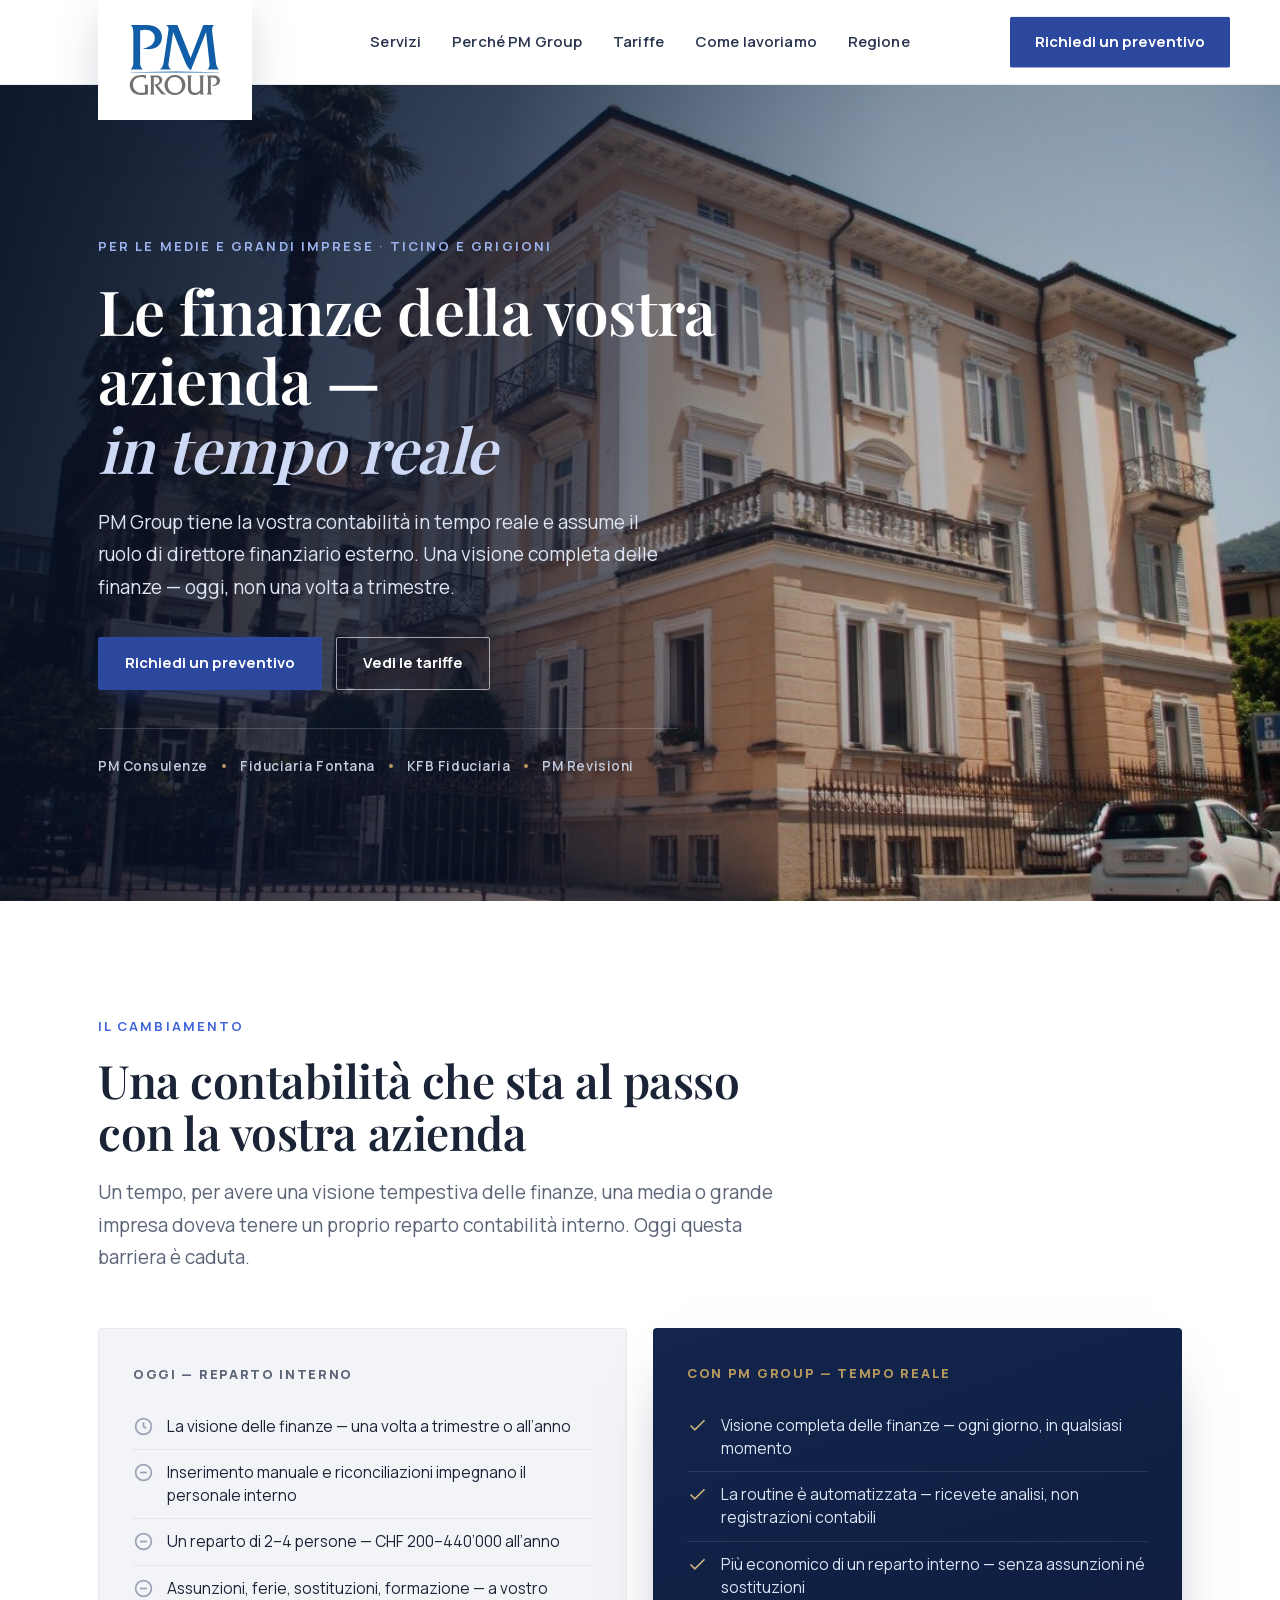
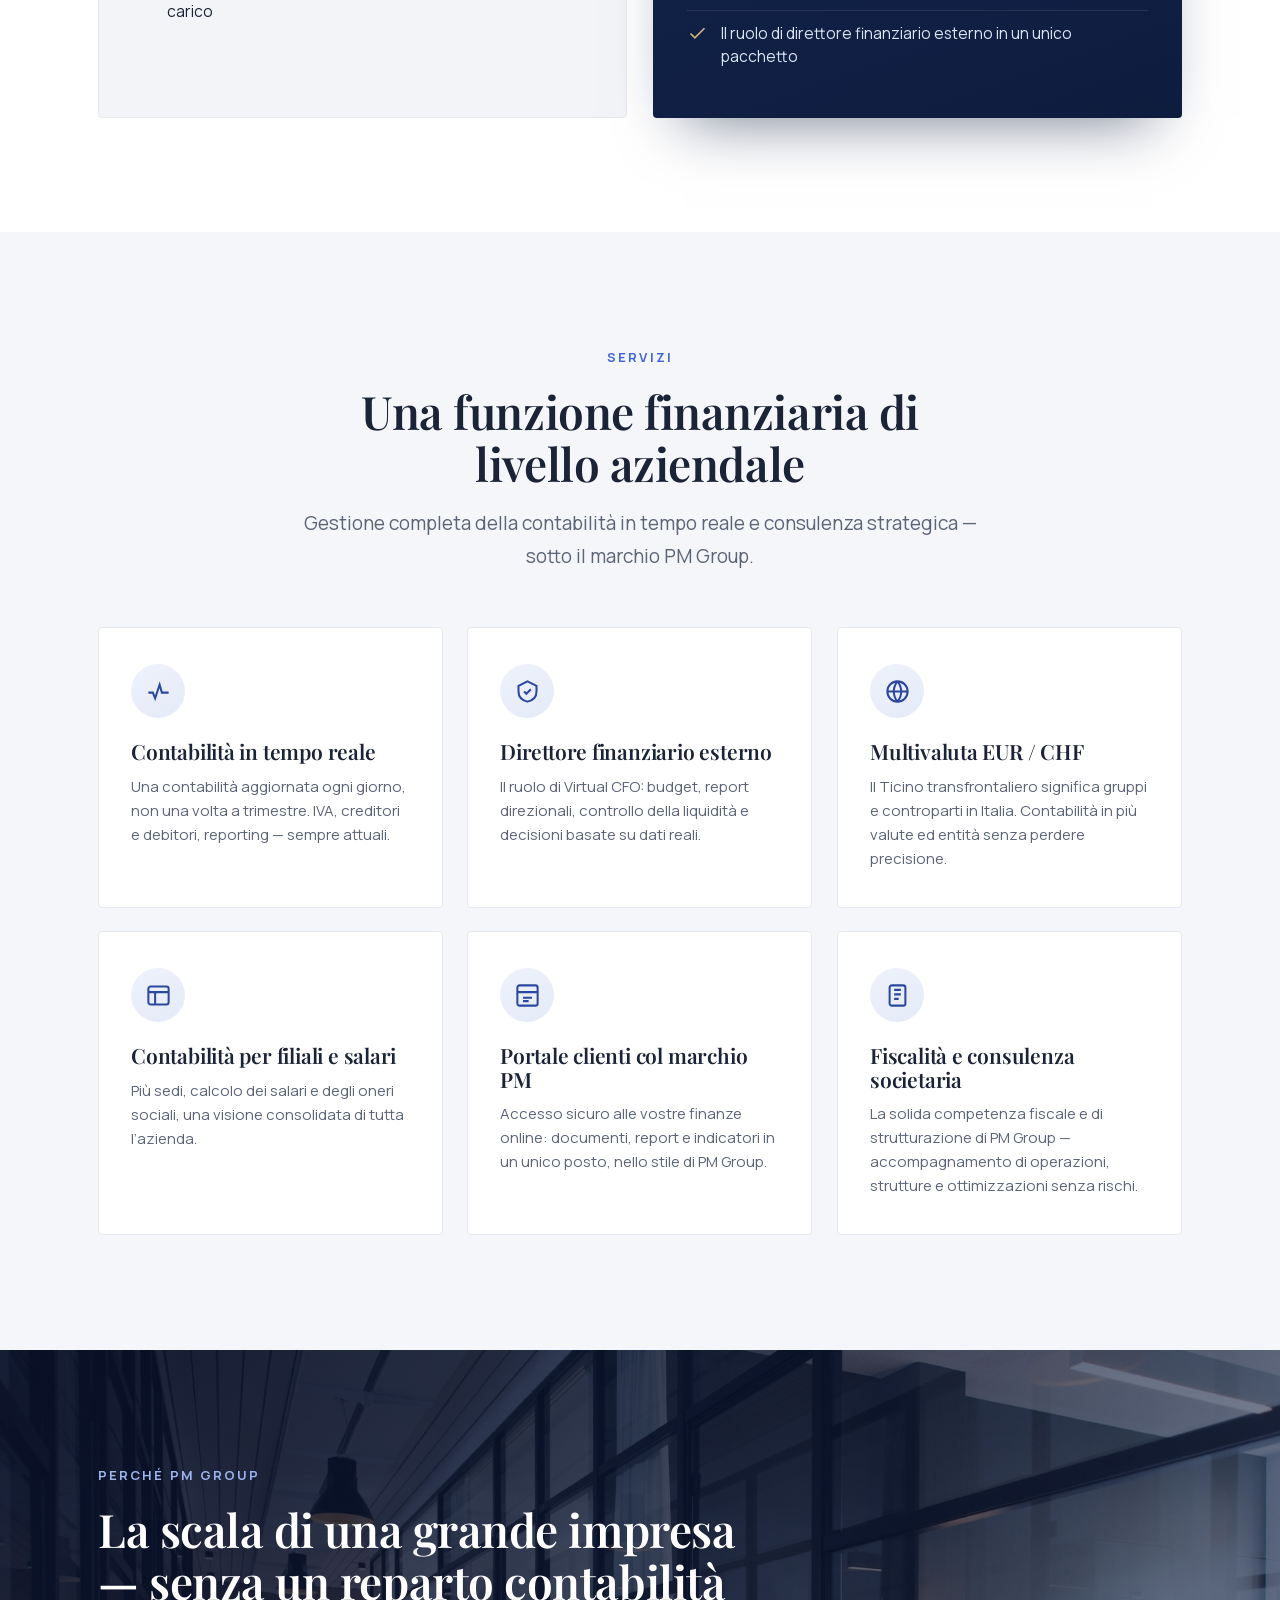
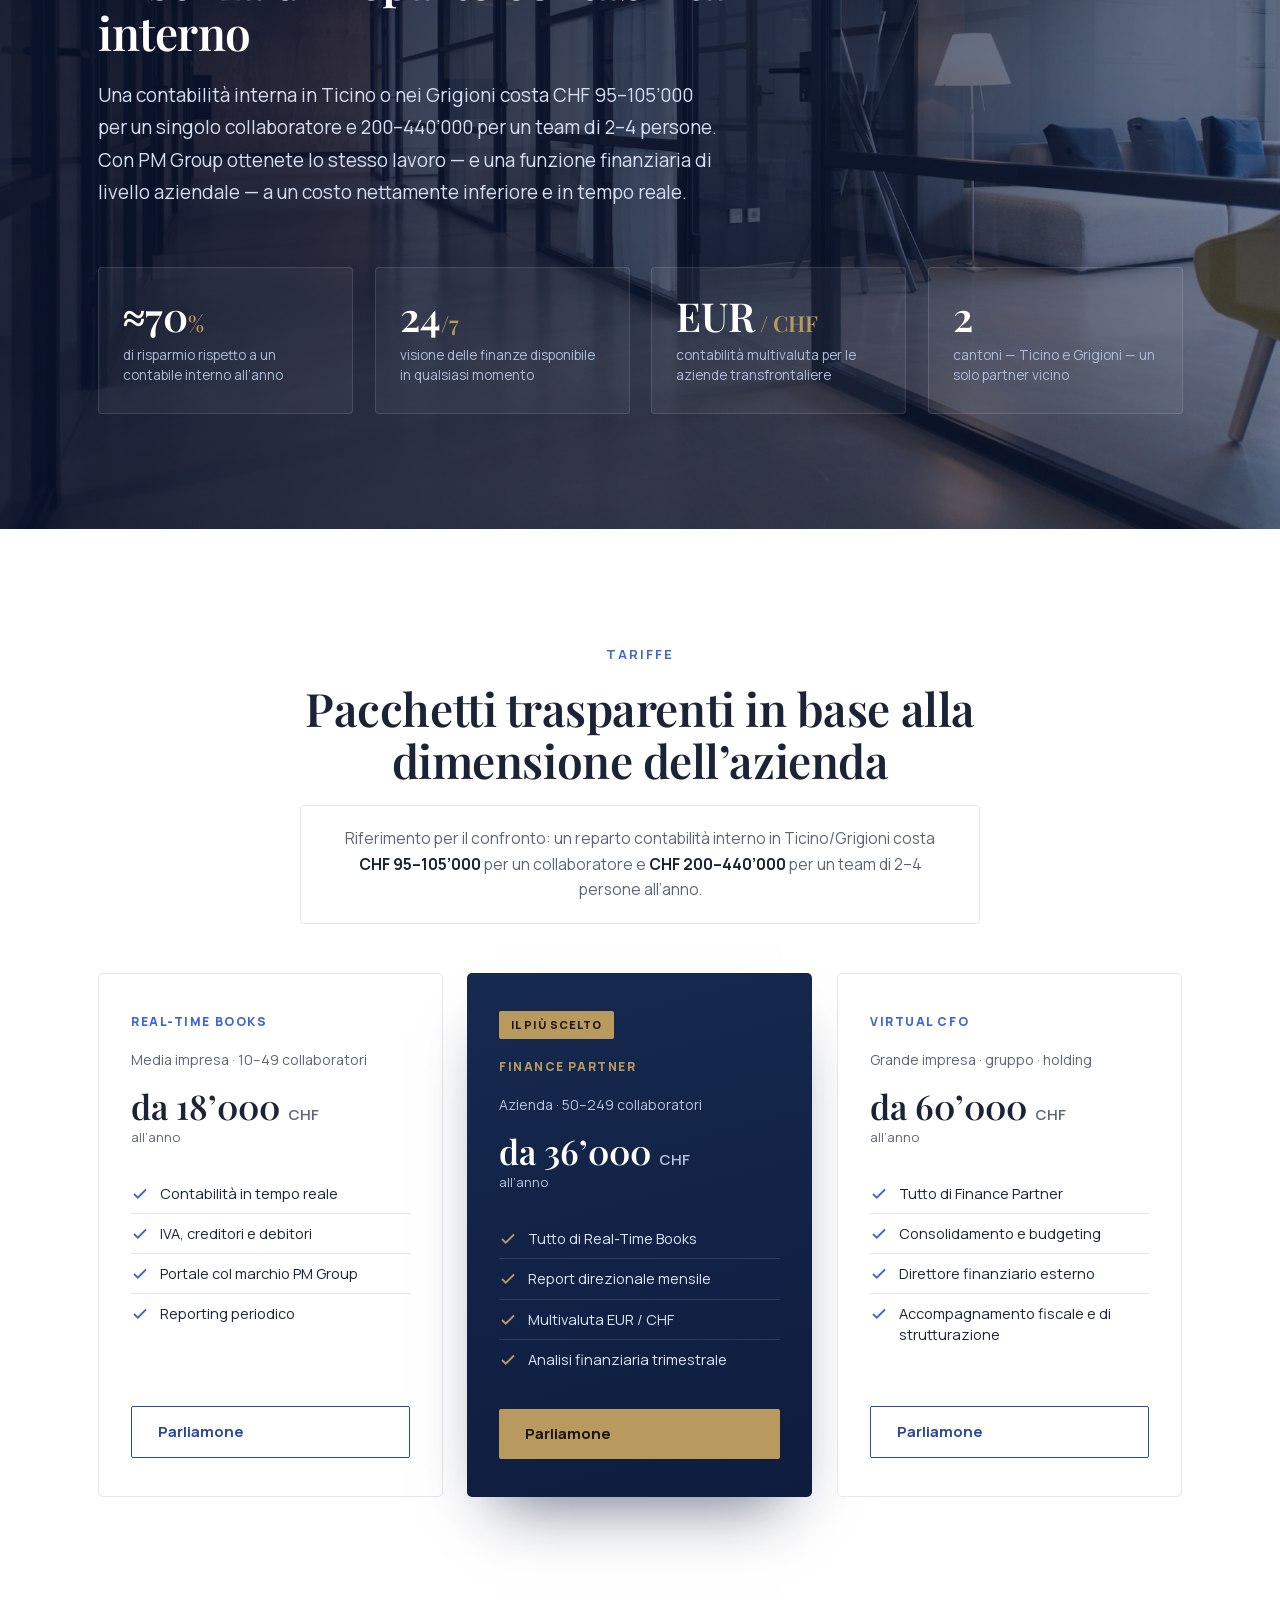
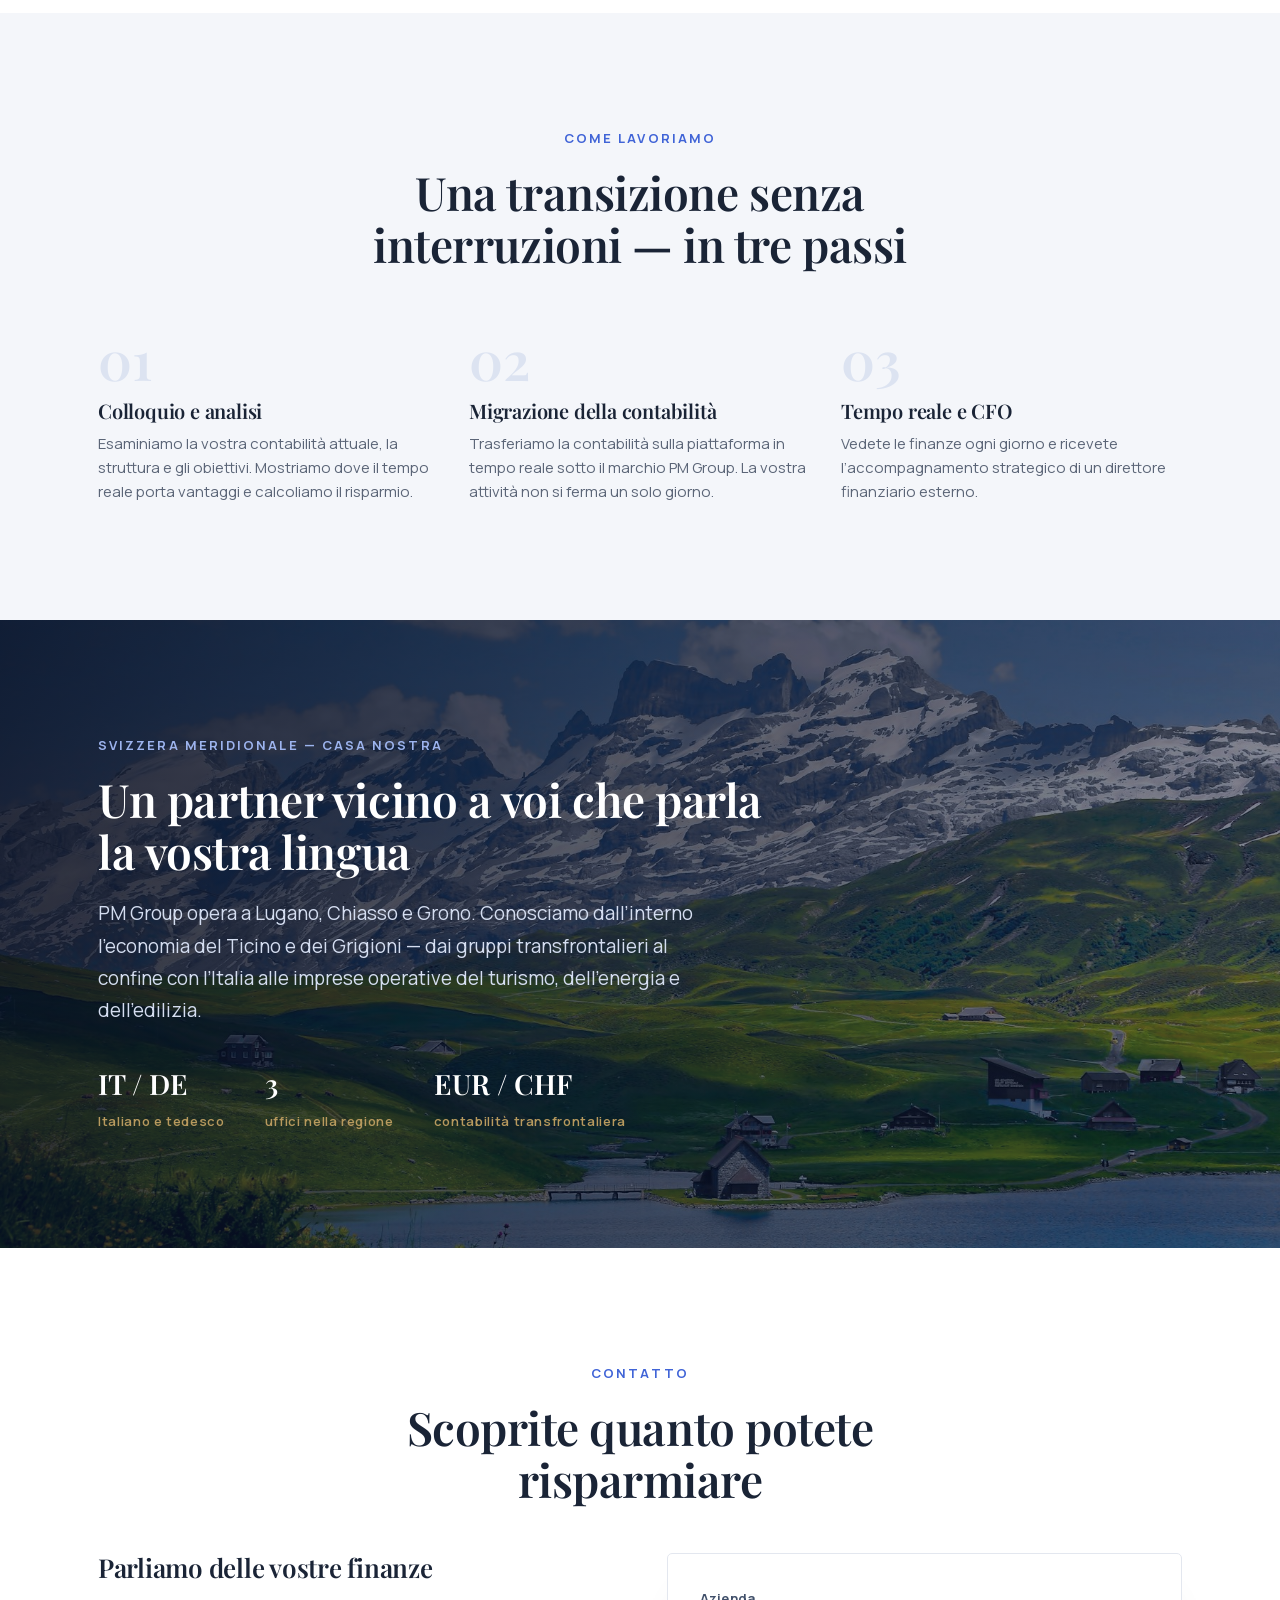
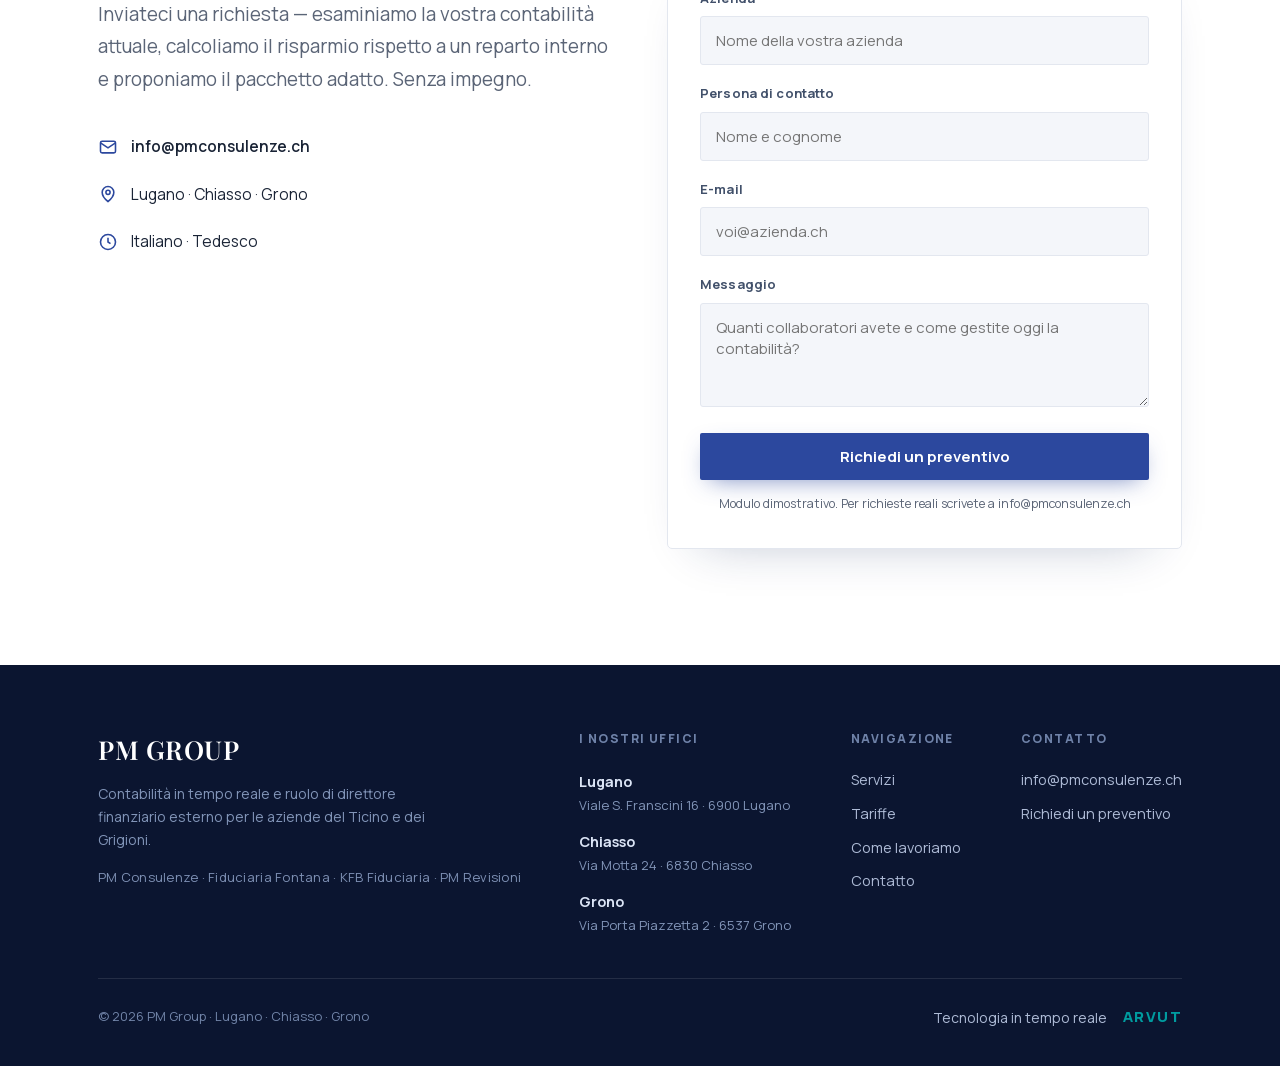
<file: index.html>
<!DOCTYPE html>
<html lang="it">
<head>
<meta charset="UTF-8">
<meta name="viewport" content="width=device-width, initial-scale=1">
<title>PM Group — Contabilità in tempo reale per le aziende del Ticino e dei Grigioni</title>
<meta name="description" content="PM Group tiene la contabilità della vostra azienda in tempo reale e assume il ruolo di direttore finanziario esterno. Lugano · Chiasso · Grono.">
<link rel="stylesheet" href="fonts/fonts.css">
<style>
:root{
  --navy:#0e1c3e; --navy2:#16294f; --brand:#2c489e; --royal:#4064d7;
  --blue:#105ea8; --cream:#f6f2ea; --paper:#f4f6fa; --white:#ffffff;
  --ink:#1a2436; --muted:#5b6577; --line:#e3e7ef; --gold:#b89a5e;
  --arvut:#009b9f;
  --serif:'Playfair Display',Georgia,serif;
  --sans:'Manrope',-apple-system,BlinkMacSystemFont,'Segoe UI',sans-serif;
}
*{box-sizing:border-box;}
html{scroll-behavior:smooth;}
body{margin:0;font-family:var(--sans);color:var(--ink);background:var(--white);
  font-size:17px;line-height:1.65;-webkit-font-smoothing:antialiased;text-rendering:optimizeLegibility;}
h1,h2,h3{font-family:var(--serif);font-weight:700;line-height:1.12;margin:0;letter-spacing:-.01em;}
p{margin:0;}
a{color:inherit;text-decoration:none;}
img,svg{display:block;max-width:100%;}
.wrap{max-width:1180px;margin:0 auto;padding:0 clamp(20px,5vw,48px);}
.eyebrow{font-family:var(--sans);font-weight:700;font-size:13px;letter-spacing:.16em;
  text-transform:uppercase;color:var(--royal);margin-bottom:18px;}
.eyebrow.light{color:#9db4ee;}
.lead{font-size:clamp(17px,2vw,19px);color:var(--muted);line-height:1.7;}
section{position:relative;}
.sec{padding:clamp(64px,9vw,118px) 0;}

/* buttons */
.btn{display:inline-flex;align-items:center;gap:9px;font-family:var(--sans);font-weight:700;
  font-size:15px;padding:13px 26px;border-radius:2px;transition:transform .2s,box-shadow .2s,background .2s;
  cursor:pointer;border:1.5px solid transparent;white-space:nowrap;}
.btn-fill{background:var(--brand);color:#fff;box-shadow:0 8px 24px -10px rgba(44,72,158,.7);}
.btn-fill:hover{background:#22376f;transform:translateY(-2px);color:#fff;}
.btn-ghost{background:transparent;color:#fff;border-color:rgba(255,255,255,.6);}
.btn-ghost:hover{background:rgba(255,255,255,.12);border-color:#fff;color:#fff;}
.btn-out{background:transparent;color:var(--brand);border-color:var(--brand);}
.btn-out:hover{background:var(--brand);color:#fff;transform:translateY(-2px);}
.btn-gold{background:var(--gold);color:#1a1306;border:none;}
.btn-gold:hover{background:#c8aa6c;transform:translateY(-2px);color:#1a1306;}

/* ── white top nav (logo plate hangs onto hero, menu centered) ── */
.nav{background:#fff;position:relative;z-index:40;border-bottom:1px solid #eceef3;}
.nav-in{height:84px;position:relative;display:flex;align-items:center;justify-content:center;}
.logoplate{position:absolute;left:clamp(20px,5vw,48px);top:0;height:120px;width:clamp(150px,12vw,176px);
  display:flex;align-items:center;justify-content:center;
  background:#fff;z-index:3;filter:drop-shadow(0 16px 22px rgba(20,30,60,.16));}
.logoplate img{height:clamp(54px,5.4vw,70px);width:auto;}
.navlinks{display:flex;align-items:center;gap:clamp(16px,2.4vw,36px);}
.navlinks a{color:#2a3650;font-weight:600;font-size:15px;letter-spacing:.01em;transition:color .2s;}
.navlinks a:hover{color:var(--royal);}
.cta-nav{position:absolute;right:0;top:50%;transform:translateY(-50%);
  background:var(--brand);color:#fff!important;padding:12px 24px;}
.cta-nav:hover{background:#22376f;}
.navtoggle{display:none;}

/* ── hero ── */
.hero{position:relative;min-height:calc(100svh - 84px);display:flex;align-items:center;
  overflow:hidden;background:var(--navy);padding:11vh 0 8vh;}
.hero .bg{position:absolute;inset:0;width:100%;height:100%;object-fit:cover;object-position:50% 60%;}
.hero .veil{position:absolute;inset:0;
  background:linear-gradient(99deg,rgba(7,14,32,.92) 0%,rgba(9,19,44,.74) 36%,rgba(10,22,50,.34) 64%,rgba(10,22,50,.10) 100%);}
.hero .wrap{position:relative;z-index:2;width:100%;}
.hero-in{max-width:660px;color:#fff;text-align:left;}
.hero h1{font-size:clamp(34px,5.6vw,62px);color:#fff;margin-bottom:22px;}
.hero h1 em{font-style:italic;color:#cdd9f5;}
.hero .lead{color:#dde4f3;max-width:560px;margin-bottom:34px;font-size:clamp(16px,1.9vw,19px);}
.hero-cta{display:flex;gap:14px;flex-wrap:wrap;margin-bottom:38px;justify-content:flex-start;}
.trust{display:flex;align-items:center;gap:14px;flex-wrap:wrap;
  padding-top:26px;border-top:1px solid rgba(255,255,255,.18);max-width:580px;}
.trust span{font-size:13.5px;letter-spacing:.04em;color:#c2cce0;font-weight:600;}
.trust .dot{width:4px;height:4px;border-radius:50%;background:var(--gold);}

/* ── shift ── */
.shift-grid{display:grid;grid-template-columns:1fr 1fr;gap:26px;margin-top:54px;}
.shift-card{padding:38px 34px;border-radius:4px;border:1px solid var(--line);background:var(--white);}
.shift-card.now{background:#f3f4f7;border-color:#e6e8ee;}
.shift-card.pm{background:linear-gradient(160deg,#13254d,#0e1c3e);border:none;color:#fff;
  box-shadow:0 30px 60px -30px rgba(14,28,62,.6);}
.shift-card h3{font-size:13px;font-family:var(--sans);font-weight:800;letter-spacing:.13em;
  text-transform:uppercase;margin-bottom:22px;}
.shift-card.now h3{color:var(--muted);}
.shift-card.pm h3{color:var(--gold);}
.shift-list{list-style:none;padding:0;margin:0;}
.shift-list li{display:flex;gap:13px;padding:11px 0;font-size:15.5px;line-height:1.5;align-items:flex-start;}
.shift-list li+li{border-top:1px solid rgba(0,0,0,.06);}
.shift-card.pm .shift-list li+li{border-top:1px solid rgba(255,255,255,.1);}
.shift-card.pm li{color:#dde5f5;}
.ic{flex:none;width:21px;height:21px;margin-top:1px;}

/* ── section heading ── */
.shead{max-width:680px;margin-bottom:14px;}
.shead h2{font-size:clamp(28px,4vw,46px);margin-bottom:18px;}
.center{margin-left:auto;margin-right:auto;text-align:center;}

/* ── services ── */
.bg-paper{background:var(--paper);}
.svc-grid{display:grid;grid-template-columns:repeat(3,1fr);gap:24px;margin-top:54px;}
.svc{background:#fff;border:1px solid var(--line);border-radius:4px;padding:36px 32px;
  transition:transform .35s,box-shadow .35s,border-color .35s;}
.svc:hover{transform:translateY(-6px);box-shadow:0 26px 50px -28px rgba(20,40,90,.4);border-color:#cfd7e6;}
.svc-ic{width:54px;height:54px;border-radius:50%;display:grid;place-items:center;margin-bottom:22px;
  background:linear-gradient(150deg,#eef2fb,#e4eaf8);}
.svc-ic svg{width:27px;height:27px;stroke:var(--brand);}
.svc h3{font-size:21px;margin-bottom:11px;font-family:var(--serif);}
.svc p{font-size:15px;color:var(--muted);line-height:1.6;}

/* ── dark photo-background block (office / Ticino), navy-darkened ── */
.bgblock{position:relative;color:#fff;overflow:hidden;background:var(--navy);}
.bgblock .bgimg{position:absolute;inset:0;width:100%;height:100%;object-fit:cover;}
.bgblock .veil{position:absolute;inset:0;}
.bgblock .wrap{position:relative;z-index:2;}
.bgblock h2{color:#fff;font-size:clamp(28px,4vw,46px);max-width:680px;margin-bottom:20px;}
.bgblock .lead{color:#d4ddf0;max-width:620px;}
.band-veil{background:linear-gradient(112deg,rgba(8,16,40,.91) 0%,rgba(11,22,52,.74) 42%,rgba(13,28,64,.5) 100%);}
#perche .bgimg{transform:scaleX(-1);}
.ticino-veil{background:linear-gradient(108deg,rgba(7,15,36,.88) 0%,rgba(10,20,48,.68) 46%,rgba(12,24,58,.46) 100%);}
.stats{display:grid;grid-template-columns:repeat(4,1fr);gap:22px;margin-top:58px;}
.stat{padding:28px 24px;border-radius:4px;background:rgba(255,255,255,.05);
  border:1px solid rgba(255,255,255,.12);}
.stat .n{font-family:var(--serif);font-weight:700;font-size:clamp(28px,3.4vw,40px);color:#fff;
  line-height:1;margin-bottom:10px;}
.stat .n small{font-size:.55em;color:var(--gold);}
.stat .t{font-size:13.5px;color:#aebcdb;line-height:1.45;}

/* ── pricing ── */
.price-anchor{max-width:680px;margin:0 auto 50px;text-align:center;font-size:15.5px;color:var(--muted);
  background:#fff;border:1px solid var(--line);border-radius:4px;padding:20px 28px;}
.price-anchor b{color:var(--ink);}
.price-grid{display:grid;grid-template-columns:repeat(3,1fr);gap:24px;}
.tier{background:#fff;border:1px solid var(--line);border-radius:5px;padding:38px 32px;display:flex;
  flex-direction:column;transition:transform .35s,box-shadow .35s;}
.tier:hover{transform:translateY(-6px);box-shadow:0 30px 56px -30px rgba(20,40,90,.42);}
.tier.feat{background:linear-gradient(165deg,#16294f,#0e1c3e);color:#fff;border:none;
  box-shadow:0 34px 64px -30px rgba(14,28,62,.65);}
.tier .tag{font-family:var(--sans);font-weight:800;font-size:12px;letter-spacing:.13em;text-transform:uppercase;
  color:var(--royal);margin-bottom:16px;}
.tier.feat .tag{color:var(--gold);}
.tier .who{font-size:14px;color:var(--muted);margin-bottom:18px;}
.tier.feat .who{color:#b9c5e0;}
.tier .price{font-family:var(--serif);font-weight:700;font-size:34px;line-height:1;margin-bottom:4px;}
.tier .price small{font-size:15px;color:var(--muted);font-family:var(--sans);font-weight:600;}
.tier.feat .price small{color:#b9c5e0;}
.tier .per{font-size:13px;color:var(--muted);margin-bottom:26px;}
.tier.feat .per{color:#b9c5e0;}
.tier ul{list-style:none;padding:0;margin:0 0 30px;flex:1;}
.tier li{display:flex;gap:11px;font-size:14.5px;padding:9px 0;line-height:1.45;align-items:flex-start;
  border-top:1px solid var(--line);}
.tier.feat li{border-top:1px solid rgba(255,255,255,.12);color:#dde5f5;}
.tier li:first-child{border-top:none;}
.tier .chk{flex:none;width:18px;height:18px;margin-top:2px;color:var(--royal);}
.tier.feat .chk{color:var(--gold);}
.ribbon{display:inline-block;align-self:flex-start;font-size:11px;font-weight:800;letter-spacing:.1em;
  text-transform:uppercase;background:var(--gold);color:#1a1306;padding:5px 12px;border-radius:2px;margin-bottom:18px;}

/* ── steps ── */
.steps{display:grid;grid-template-columns:repeat(3,1fr);gap:30px;margin-top:54px;}
.step{position:relative;padding-top:8px;}
.step .num{font-family:var(--serif);font-weight:700;font-size:54px;color:#dce3f1;line-height:1;margin-bottom:14px;}
.step h3{font-size:20px;margin-bottom:10px;}
.step p{font-size:15px;color:var(--muted);line-height:1.6;}

/* ── partner block (image + text split) ── */
.partner-grid{display:grid;grid-template-columns:1fr 1fr;gap:clamp(36px,5vw,68px);align-items:center;}
.partner-img{position:relative;border-radius:6px;overflow:hidden;min-height:430px;
  box-shadow:0 44px 80px -38px rgba(20,40,90,.5);}
.partner-img img{position:absolute;inset:0;width:100%;height:100%;object-fit:cover;}
.partner-text h2{font-size:clamp(27px,3.8vw,44px);margin-bottom:20px;}
.pmarks{display:flex;gap:40px;margin-top:34px;flex-wrap:wrap;}
.pmarks div{font-family:var(--serif);font-weight:700;font-size:28px;color:#fff;}
.pmarks span{display:block;font-family:var(--sans);font-size:13px;font-weight:600;color:var(--gold);
  letter-spacing:.05em;margin-top:4px;}

/* ── region ── */
.region-grid{display:grid;grid-template-columns:1.05fr .95fr;gap:54px;align-items:center;margin-top:14px;}
.region-pts{list-style:none;padding:0;margin:26px 0 0;}
.region-pts li{display:flex;gap:14px;padding:14px 0;border-top:1px solid var(--line);align-items:flex-start;}
.region-pts li:first-child{border-top:none;}
.region-pts b{display:block;margin-bottom:3px;}
.region-pts span{font-size:14.5px;color:var(--muted);}
.region-pts .ic{stroke:var(--brand);margin-top:2px;}
.offices{background:var(--paper);border:1px solid var(--line);border-radius:5px;padding:36px 34px;}
.offices h3{font-family:var(--sans);font-weight:800;font-size:13px;letter-spacing:.13em;text-transform:uppercase;
  color:var(--muted);margin-bottom:22px;}
.office{display:flex;gap:14px;padding:16px 0;border-top:1px solid var(--line);}
.office:first-of-type{border-top:none;}
.office .city{font-family:var(--serif);font-weight:700;font-size:19px;margin-bottom:2px;}
.office .addr{font-size:14px;color:var(--muted);}
.office .pin{flex:none;width:20px;height:20px;stroke:var(--brand);margin-top:4px;}

/* ── contact ── */
.contact-grid{display:grid;grid-template-columns:1fr 1fr;gap:54px;margin-top:48px;}
.contact-info h3{font-size:26px;margin-bottom:16px;}
.contact-info .lead{margin-bottom:28px;}
.cline{display:flex;gap:13px;align-items:center;padding:11px 0;font-size:15.5px;}
.cline svg{width:20px;height:20px;stroke:var(--brand);flex:none;}
.cline a{font-weight:600;}
form{background:#fff;border:1px solid var(--line);border-radius:5px;padding:34px 32px;
  box-shadow:0 24px 50px -34px rgba(20,40,90,.32);}
.field{margin-bottom:18px;}
label{display:block;font-size:13px;font-weight:700;color:#41506a;margin-bottom:7px;letter-spacing:.01em;}
input,textarea{width:100%;font-family:var(--sans);font-size:15px;padding:13px 15px;border:1.5px solid var(--line);
  border-radius:3px;background:var(--paper);color:var(--ink);transition:border-color .2s,background .2s;}
input:focus,textarea:focus{outline:none;border-color:var(--royal);background:#fff;}
textarea{resize:vertical;min-height:104px;}
form .btn-fill{width:100%;justify-content:center;border:none;}
.formnote{font-size:12.5px;color:var(--muted);margin-top:14px;text-align:center;}

/* ── footer ── */
footer{background:#0b1530;color:#9fb0d0;padding:64px 0 36px;}
.foot-top{display:flex;justify-content:space-between;gap:40px;flex-wrap:wrap;
  padding-bottom:34px;border-bottom:1px solid rgba(255,255,255,.1);}
.foot-brand .wm{font-family:var(--serif);font-weight:700;font-size:26px;color:#fff;letter-spacing:.02em;}
.foot-brand p{font-size:14px;color:#8295b8;margin-top:10px;max-width:330px;}
.foot-marks{font-size:13px;color:#7e90b4;margin-top:16px;letter-spacing:.02em;}
.foot-links{display:flex;gap:60px;flex-wrap:wrap;}
.foot-col h4{font-family:var(--sans);font-size:12px;letter-spacing:.12em;text-transform:uppercase;
  color:#6f82a8;margin:0 0 14px;font-weight:800;}
.foot-col a{display:block;font-size:14.5px;color:#aebbd6;padding:5px 0;transition:color .2s;}
.foot-col a:hover{color:#fff;}
.foot-offices .foff{padding:7px 0;}
.foot-offices .foff b{display:block;color:#dbe4f5;font-size:14.5px;font-weight:700;}
.foot-offices .foff span{display:block;color:#8295b8;font-size:13px;margin-top:1px;}
.foot-bot{display:flex;justify-content:space-between;gap:18px 30px;flex-wrap:wrap;align-items:center;
  padding-top:26px;}
.foot-bot .copy{font-size:13px;color:#7184a8;}
.foot-credit{display:flex;align-items:center;gap:16px;}
.foot-credit .lbl{font-size:14px;color:#aebbd6;}
.foot-credit .arvut-wm{font-family:var(--sans);font-weight:800;font-size:15px;color:var(--arvut);
  letter-spacing:.10em;text-transform:uppercase;}

/* ── reveal ── */
.reveal{opacity:0;transform:translateY(26px);
  transition:opacity .75s cubic-bezier(.22,.61,.36,1),transform .75s cubic-bezier(.22,.61,.36,1);
  will-change:opacity,transform;}
.reveal.in{opacity:1;transform:none;}
@media(prefers-reduced-motion:reduce){*{animation:none!important;transition:none!important;}.reveal{opacity:1;transform:none;}}

/* ── responsive ── */
@media(max-width:980px){
  .svc-grid,.price-grid,.steps,.stats{grid-template-columns:1fr 1fr;}
  .region-grid,.contact-grid{grid-template-columns:1fr;gap:36px;}
  .stats{gap:16px;}
}
@media(max-width:760px){
  .navlinks{display:none;}
  .nav-in{justify-content:flex-start;height:78px;}
  .logoplate{height:104px;}
  .logoplate img{height:50px;}
  .cta-nav{padding:10px 18px;}
  .shift-grid,.svc-grid,.price-grid,.steps,.stats{grid-template-columns:1fr;}
  .hero{padding:8vh 0 9vh;min-height:auto;}
  .pmarks{gap:26px;}
  .tier.feat{order:-1;}
}
</style>
</head>
<body>

<!-- WHITE NAV -->
<header class="nav" id="top">
  <div class="wrap nav-in">
    <a href="#top" class="logoplate"><img src="assets/pm-group-logo.svg" alt="PM Group"></a>
    <nav class="navlinks">
      <a href="#servizi">Servizi</a>
      <a href="#perche">Perché PM Group</a>
      <a href="#tariffe">Tariffe</a>
      <a href="#come">Come lavoriamo</a>
      <a href="#regione">Regione</a>
    </nav>
    <a href="#contatto" class="btn cta-nav">Richiedi un preventivo</a>
  </div>
</header>

<!-- HERO -->
<section class="hero">
  <img class="bg" src="assets/villa-pm.jpg?v=2" alt="La sede di PM Group a Lugano">
  <div class="veil"></div>
  <div class="wrap">
    <div class="hero-in">
      <p class="eyebrow light">Per le medie e grandi imprese · Ticino e Grigioni</p>
      <h1>Le finanze della vostra azienda —<br><em>in tempo reale</em></h1>
      <p class="lead">PM Group tiene la vostra contabilità in tempo reale e assume il ruolo di direttore finanziario esterno. Una visione completa delle finanze — oggi, non una volta a trimestre.</p>
      <div class="hero-cta">
        <a href="#contatto" class="btn btn-fill">Richiedi un preventivo</a>
        <a href="#tariffe" class="btn btn-ghost">Vedi le tariffe</a>
      </div>
      <div class="trust">
        <span>PM Consulenze</span><i class="dot"></i>
        <span>Fiduciaria Fontana</span><i class="dot"></i>
        <span>KFB Fiduciaria</span><i class="dot"></i>
        <span>PM Revisioni</span>
      </div>
    </div>
  </div>
</section>

<!-- SHIFT -->
<section class="sec" id="cambiamento">
  <div class="wrap">
    <div class="shead reveal">
      <p class="eyebrow">Il cambiamento</p>
      <h2>Una contabilità che sta al passo con la vostra azienda</h2>
      <p class="lead">Un tempo, per avere una visione tempestiva delle finanze, una media o grande impresa doveva tenere un proprio reparto contabilità interno. Oggi questa barriera è caduta.</p>
    </div>
    <div class="shift-grid">
      <div class="shift-card now reveal">
        <h3>Oggi — reparto interno</h3>
        <ul class="shift-list">
          <li><svg class="ic" viewBox="0 0 24 24" fill="none" stroke="#9aa3b4" stroke-width="2"><circle cx="12" cy="12" r="9"/><path d="M12 7v5l3 2"/></svg>La visione delle finanze — una volta a trimestre o all’anno</li>
          <li><svg class="ic" viewBox="0 0 24 24" fill="none" stroke="#9aa3b4" stroke-width="2"><circle cx="12" cy="12" r="9"/><path d="M8 12h8"/></svg>Inserimento manuale e riconciliazioni impegnano il personale interno</li>
          <li><svg class="ic" viewBox="0 0 24 24" fill="none" stroke="#9aa3b4" stroke-width="2"><circle cx="12" cy="12" r="9"/><path d="M8 12h8"/></svg>Un reparto di 2–4 persone — CHF 200–440’000 all’anno</li>
          <li><svg class="ic" viewBox="0 0 24 24" fill="none" stroke="#9aa3b4" stroke-width="2"><circle cx="12" cy="12" r="9"/><path d="M8 12h8"/></svg>Assunzioni, ferie, sostituzioni, formazione — a vostro carico</li>
        </ul>
      </div>
      <div class="shift-card pm reveal">
        <h3>Con PM Group — tempo reale</h3>
        <ul class="shift-list">
          <li><svg class="ic" viewBox="0 0 24 24" fill="none" stroke="#cbb37e" stroke-width="2"><path d="M20 6 9 17l-5-5"/></svg>Visione completa delle finanze — ogni giorno, in qualsiasi momento</li>
          <li><svg class="ic" viewBox="0 0 24 24" fill="none" stroke="#cbb37e" stroke-width="2"><path d="M20 6 9 17l-5-5"/></svg>La routine è automatizzata — ricevete analisi, non registrazioni contabili</li>
          <li><svg class="ic" viewBox="0 0 24 24" fill="none" stroke="#cbb37e" stroke-width="2"><path d="M20 6 9 17l-5-5"/></svg>Più economico di un reparto interno — senza assunzioni né sostituzioni</li>
          <li><svg class="ic" viewBox="0 0 24 24" fill="none" stroke="#cbb37e" stroke-width="2"><path d="M20 6 9 17l-5-5"/></svg>Il ruolo di direttore finanziario esterno in un unico pacchetto</li>
        </ul>
      </div>
    </div>
  </div>
</section>

<!-- SERVICES -->
<section class="sec bg-paper" id="servizi">
  <div class="wrap">
    <div class="shead center reveal">
      <p class="eyebrow">Servizi</p>
      <h2>Una funzione finanziaria di livello aziendale</h2>
      <p class="lead">Gestione completa della contabilità in tempo reale e consulenza strategica — sotto il marchio PM Group.</p>
    </div>
    <div class="svc-grid">
      <div class="svc reveal">
        <div class="svc-ic"><svg viewBox="0 0 24 24" fill="none" stroke-width="1.8"><path d="M3 13h4l2 5 4-12 2 7h6"/></svg></div>
        <h3>Contabilità in tempo reale</h3>
        <p>Una contabilità aggiornata ogni giorno, non una volta a trimestre. IVA, creditori e debitori, reporting — sempre attuali.</p>
      </div>
      <div class="svc reveal">
        <div class="svc-ic"><svg viewBox="0 0 24 24" fill="none" stroke-width="1.8"><path d="M12 3l8 4v5c0 5-3.5 8-8 9-4.5-1-8-4-8-9V7z"/><path d="M9 12l2 2 4-4"/></svg></div>
        <h3>Direttore finanziario esterno</h3>
        <p>Il ruolo di Virtual CFO: budget, report direzionali, controllo della liquidità e decisioni basate su dati reali.</p>
      </div>
      <div class="svc reveal">
        <div class="svc-ic"><svg viewBox="0 0 24 24" fill="none" stroke-width="1.8"><circle cx="12" cy="12" r="9"/><path d="M3 12h18M12 3a14 14 0 010 18M12 3a14 14 0 000 18"/></svg></div>
        <h3>Multivaluta EUR / CHF</h3>
        <p>Il Ticino transfrontaliero significa gruppi e controparti in Italia. Contabilità in più valute ed entità senza perdere precisione.</p>
      </div>
      <div class="svc reveal">
        <div class="svc-ic"><svg viewBox="0 0 24 24" fill="none" stroke-width="1.8"><rect x="3" y="4" width="18" height="16" rx="2"/><path d="M3 9h18M9 9v11"/></svg></div>
        <h3>Contabilità per filiali e salari</h3>
        <p>Più sedi, calcolo dei salari e degli oneri sociali, una visione consolidata di tutta l’azienda.</p>
      </div>
      <div class="svc reveal">
        <div class="svc-ic"><svg viewBox="0 0 24 24" fill="none" stroke-width="1.8"><rect x="3" y="3" width="18" height="18" rx="2"/><path d="M3 9h18M8 14h8M8 17h5"/></svg></div>
        <h3>Portale clienti col marchio PM</h3>
        <p>Accesso sicuro alle vostre finanze online: documenti, report e indicatori in un unico posto, nello stile di PM Group.</p>
      </div>
      <div class="svc reveal">
        <div class="svc-ic"><svg viewBox="0 0 24 24" fill="none" stroke-width="1.8"><path d="M9 7h6M9 11h6M9 15h4"/><rect x="5" y="3" width="14" height="18" rx="2"/></svg></div>
        <h3>Fiscalità e consulenza societaria</h3>
        <p>La solida competenza fiscale e di strutturazione di PM Group — accompagnamento di operazioni, strutture e ottimizzazioni senza rischi.</p>
      </div>
    </div>
  </div>
</section>

<!-- ADVANTAGE BAND (office bg, navy-darkened) -->
<section class="sec bgblock" id="perche">
  <img class="bgimg" src="assets/office-premium.jpg?v=3" alt="Ufficio di prestigio">
  <div class="veil band-veil"></div>
  <div class="wrap">
    <div class="reveal" style="max-width:680px;">
      <p class="eyebrow light">Perché PM Group</p>
      <h2>La scala di una grande impresa — senza un reparto contabilità interno</h2>
      <p class="lead">Una contabilità interna in Ticino o nei Grigioni costa CHF 95–105’000 per un singolo collaboratore e 200–440’000 per un team di 2–4 persone. Con PM Group ottenete lo stesso lavoro — e una funzione finanziaria di livello aziendale — a un costo nettamente inferiore e in tempo reale.</p>
    </div>
    <div class="stats">
      <div class="stat reveal"><div class="n">≈70<small>%</small></div><div class="t">di risparmio rispetto a un contabile interno all’anno</div></div>
      <div class="stat reveal"><div class="n">24<small>/7</small></div><div class="t">visione delle finanze disponibile in qualsiasi momento</div></div>
      <div class="stat reveal"><div class="n">EUR<small> / CHF</small></div><div class="t">contabilità multivaluta per le aziende transfrontaliere</div></div>
      <div class="stat reveal"><div class="n">2</div><div class="t">cantoni — Ticino e Grigioni — un solo partner vicino</div></div>
    </div>
  </div>
</section>

<!-- PRICING -->
<section class="sec" id="tariffe">
  <div class="wrap">
    <div class="shead center reveal">
      <p class="eyebrow">Tariffe</p>
      <h2>Pacchetti trasparenti in base alla dimensione dell’azienda</h2>
    </div>
    <p class="price-anchor reveal">Riferimento per il confronto: un reparto contabilità interno in Ticino/Grigioni costa <b>CHF 95–105’000</b> per un collaboratore e <b>CHF 200–440’000</b> per un team di 2–4 persone all’anno.</p>
    <div class="price-grid">
      <div class="tier reveal">
        <span class="tag">Real-Time Books</span>
        <p class="who">Media impresa · 10–49 collaboratori</p>
        <div class="price">da 18’000 <small>CHF</small></div>
        <p class="per">all’anno</p>
        <ul>
          <li><svg class="chk" viewBox="0 0 24 24" fill="none" stroke="currentColor" stroke-width="2.4"><path d="M20 6 9 17l-5-5"/></svg>Contabilità in tempo reale</li>
          <li><svg class="chk" viewBox="0 0 24 24" fill="none" stroke="currentColor" stroke-width="2.4"><path d="M20 6 9 17l-5-5"/></svg>IVA, creditori e debitori</li>
          <li><svg class="chk" viewBox="0 0 24 24" fill="none" stroke="currentColor" stroke-width="2.4"><path d="M20 6 9 17l-5-5"/></svg>Portale col marchio PM Group</li>
          <li><svg class="chk" viewBox="0 0 24 24" fill="none" stroke="currentColor" stroke-width="2.4"><path d="M20 6 9 17l-5-5"/></svg>Reporting periodico</li>
        </ul>
        <a href="#contatto" class="btn btn-out">Parliamone</a>
      </div>
      <div class="tier feat reveal">
        <span class="ribbon">Il più scelto</span>
        <span class="tag">Finance Partner</span>
        <p class="who">Azienda · 50–249 collaboratori</p>
        <div class="price">da 36’000 <small>CHF</small></div>
        <p class="per">all’anno</p>
        <ul>
          <li><svg class="chk" viewBox="0 0 24 24" fill="none" stroke="currentColor" stroke-width="2.4"><path d="M20 6 9 17l-5-5"/></svg>Tutto di Real-Time Books</li>
          <li><svg class="chk" viewBox="0 0 24 24" fill="none" stroke="currentColor" stroke-width="2.4"><path d="M20 6 9 17l-5-5"/></svg>Report direzionale mensile</li>
          <li><svg class="chk" viewBox="0 0 24 24" fill="none" stroke="currentColor" stroke-width="2.4"><path d="M20 6 9 17l-5-5"/></svg>Multivaluta EUR / CHF</li>
          <li><svg class="chk" viewBox="0 0 24 24" fill="none" stroke="currentColor" stroke-width="2.4"><path d="M20 6 9 17l-5-5"/></svg>Analisi finanziaria trimestrale</li>
        </ul>
        <a href="#contatto" class="btn btn-gold">Parliamone</a>
      </div>
      <div class="tier reveal">
        <span class="tag">Virtual CFO</span>
        <p class="who">Grande impresa · gruppo · holding</p>
        <div class="price">da 60’000 <small>CHF</small></div>
        <p class="per">all’anno</p>
        <ul>
          <li><svg class="chk" viewBox="0 0 24 24" fill="none" stroke="currentColor" stroke-width="2.4"><path d="M20 6 9 17l-5-5"/></svg>Tutto di Finance Partner</li>
          <li><svg class="chk" viewBox="0 0 24 24" fill="none" stroke="currentColor" stroke-width="2.4"><path d="M20 6 9 17l-5-5"/></svg>Consolidamento e budgeting</li>
          <li><svg class="chk" viewBox="0 0 24 24" fill="none" stroke="currentColor" stroke-width="2.4"><path d="M20 6 9 17l-5-5"/></svg>Direttore finanziario esterno</li>
          <li><svg class="chk" viewBox="0 0 24 24" fill="none" stroke="currentColor" stroke-width="2.4"><path d="M20 6 9 17l-5-5"/></svg>Accompagnamento fiscale e di strutturazione</li>
        </ul>
        <a href="#contatto" class="btn btn-out">Parliamone</a>
      </div>
    </div>
  </div>
</section>

<!-- HOW WE WORK -->
<section class="sec bg-paper" id="come">
  <div class="wrap">
    <div class="shead center reveal">
      <p class="eyebrow">Come lavoriamo</p>
      <h2>Una transizione senza interruzioni — in tre passi</h2>
    </div>
    <div class="steps">
      <div class="step reveal">
        <div class="num">01</div>
        <h3>Colloquio e analisi</h3>
        <p>Esaminiamo la vostra contabilità attuale, la struttura e gli obiettivi. Mostriamo dove il tempo reale porta vantaggi e calcoliamo il risparmio.</p>
      </div>
      <div class="step reveal">
        <div class="num">02</div>
        <h3>Migrazione della contabilità</h3>
        <p>Trasferiamo la contabilità sulla piattaforma in tempo reale sotto il marchio PM Group. La vostra attività non si ferma un solo giorno.</p>
      </div>
      <div class="step reveal">
        <div class="num">03</div>
        <h3>Tempo reale e CFO</h3>
        <p>Vedete le finanze ogni giorno e ricevete l’accompagnamento strategico di un direttore finanziario esterno.</p>
      </div>
    </div>
  </div>
</section>

<!-- PARTNER / TICINO BLOCK (landscape bg, navy-darkened) -->
<section class="sec bgblock" id="regione">
  <img class="bgimg" src="assets/ticino.jpg?v=3" alt="Svizzera meridionale — Ticino">
  <div class="veil ticino-veil"></div>
  <div class="wrap">
    <div class="reveal" style="max-width:680px;">
      <p class="eyebrow light">Svizzera meridionale — casa nostra</p>
      <h2>Un partner vicino a voi che parla la vostra lingua</h2>
      <p class="lead">PM Group opera a Lugano, Chiasso e Grono. Conosciamo dall’interno l’economia del Ticino e dei Grigioni — dai gruppi transfrontalieri al confine con l’Italia alle imprese operative del turismo, dell’energia e dell’edilizia.</p>
    </div>
    <div class="pmarks reveal">
      <div>IT / DE<span>Italiano e tedesco</span></div>
      <div>3<span>uffici nella regione</span></div>
      <div>EUR / CHF<span>contabilità transfrontaliera</span></div>
    </div>
  </div>
</section>

<!-- CONTACT -->
<section class="sec" id="contatto">
  <div class="wrap">
    <div class="shead center reveal">
      <p class="eyebrow">Contatto</p>
      <h2>Scoprite quanto potete risparmiare</h2>
    </div>
    <div class="contact-grid">
      <div class="contact-info reveal">
        <h3>Parliamo delle vostre finanze</h3>
        <p class="lead">Inviateci una richiesta — esaminiamo la vostra contabilità attuale, calcoliamo il risparmio rispetto a un reparto interno e proponiamo il pacchetto adatto. Senza impegno.</p>
        <div class="cline"><svg viewBox="0 0 24 24" fill="none" stroke-width="1.9"><rect x="3" y="5" width="18" height="14" rx="2"/><path d="m3 7 9 6 9-6"/></svg><a href="mailto:info@pmconsulenze.ch">info@pmconsulenze.ch</a></div>
        <div class="cline"><svg viewBox="0 0 24 24" fill="none" stroke-width="1.9"><path d="M12 21s-7-5.2-7-11a7 7 0 0114 0c0 5.8-7 11-7 11z"/><circle cx="12" cy="10" r="2.5"/></svg>Lugano · Chiasso · Grono</div>
        <div class="cline"><svg viewBox="0 0 24 24" fill="none" stroke-width="1.9"><circle cx="12" cy="12" r="9"/><path d="M12 7v5l3 2"/></svg>Italiano · Tedesco</div>
      </div>
      <form class="reveal" onsubmit="event.preventDefault();this.querySelector('button').textContent='Grazie! Vi contatteremo';this.querySelector('button').style.background='var(--arvut)';">
        <div class="field"><label>Azienda</label><input type="text" placeholder="Nome della vostra azienda" required></div>
        <div class="field"><label>Persona di contatto</label><input type="text" placeholder="Nome e cognome" required></div>
        <div class="field"><label>E-mail</label><input type="email" placeholder="voi@azienda.ch" required></div>
        <div class="field"><label>Messaggio</label><textarea placeholder="Quanti collaboratori avete e come gestite oggi la contabilità?"></textarea></div>
        <button type="submit" class="btn btn-fill">Richiedi un preventivo</button>
        <p class="formnote">Modulo dimostrativo. Per richieste reali scrivete a info@pmconsulenze.ch</p>
      </form>
    </div>
  </div>
</section>

<!-- FOOTER -->
<footer>
  <div class="wrap">
    <div class="foot-top">
      <div class="foot-brand">
        <div class="wm">PM&nbsp;GROUP</div>
        <p>Contabilità in tempo reale e ruolo di direttore finanziario esterno per le aziende del Ticino e dei Grigioni.</p>
        <div class="foot-marks">PM Consulenze · Fiduciaria Fontana · KFB Fiduciaria · PM Revisioni</div>
      </div>
      <div class="foot-links">
        <div class="foot-col foot-offices">
          <h4>I nostri uffici</h4>
          <div class="foff"><b>Lugano</b><span>Viale S. Franscini 16 · 6900 Lugano</span></div>
          <div class="foff"><b>Chiasso</b><span>Via Motta 24 · 6830 Chiasso</span></div>
          <div class="foff"><b>Grono</b><span>Via Porta Piazzetta 2 · 6537 Grono</span></div>
        </div>
        <div class="foot-col">
          <h4>Navigazione</h4>
          <a href="#servizi">Servizi</a>
          <a href="#tariffe">Tariffe</a>
          <a href="#come">Come lavoriamo</a>
          <a href="#contatto">Contatto</a>
        </div>
        <div class="foot-col">
          <h4>Contatto</h4>
          <a href="mailto:info@pmconsulenze.ch">info@pmconsulenze.ch</a>
          <a href="#contatto">Richiedi un preventivo</a>
        </div>
      </div>
    </div>
    <div class="foot-bot">
      <span class="copy">© 2026 PM Group · Lugano · Chiasso · Grono</span>
      <span class="foot-credit"><span class="lbl">Tecnologia in tempo reale</span><span class="arvut-wm">ARVUT</span></span>
    </div>
  </div>
</footer>

<script>
(function(){
  if('IntersectionObserver' in window){
    var io=new IntersectionObserver(function(es){es.forEach(function(e){if(!e.isIntersecting)return;
      var el=e.target;var sibs=[].slice.call(el.parentElement.children).filter(function(c){return c.classList.contains('reveal');});
      var idx=Math.max(0,sibs.indexOf(el));el.style.transitionDelay=(idx*0.09)+'s';el.classList.add('in');
      io.unobserve(el);setTimeout(function(){el.style.transitionDelay='';},900+idx*90);});},{threshold:.12});
    document.querySelectorAll('.reveal').forEach(function(el){io.observe(el);});
    addEventListener('load',function(){setTimeout(function(){document.querySelectorAll('.reveal:not(.in)').forEach(function(el){
      if(el.getBoundingClientRect().top<innerHeight)el.classList.add('in');});},2400);});
  }else{document.querySelectorAll('.reveal').forEach(function(el){el.classList.add('in');});}
})();
</script>
</body>
</html>
</file>
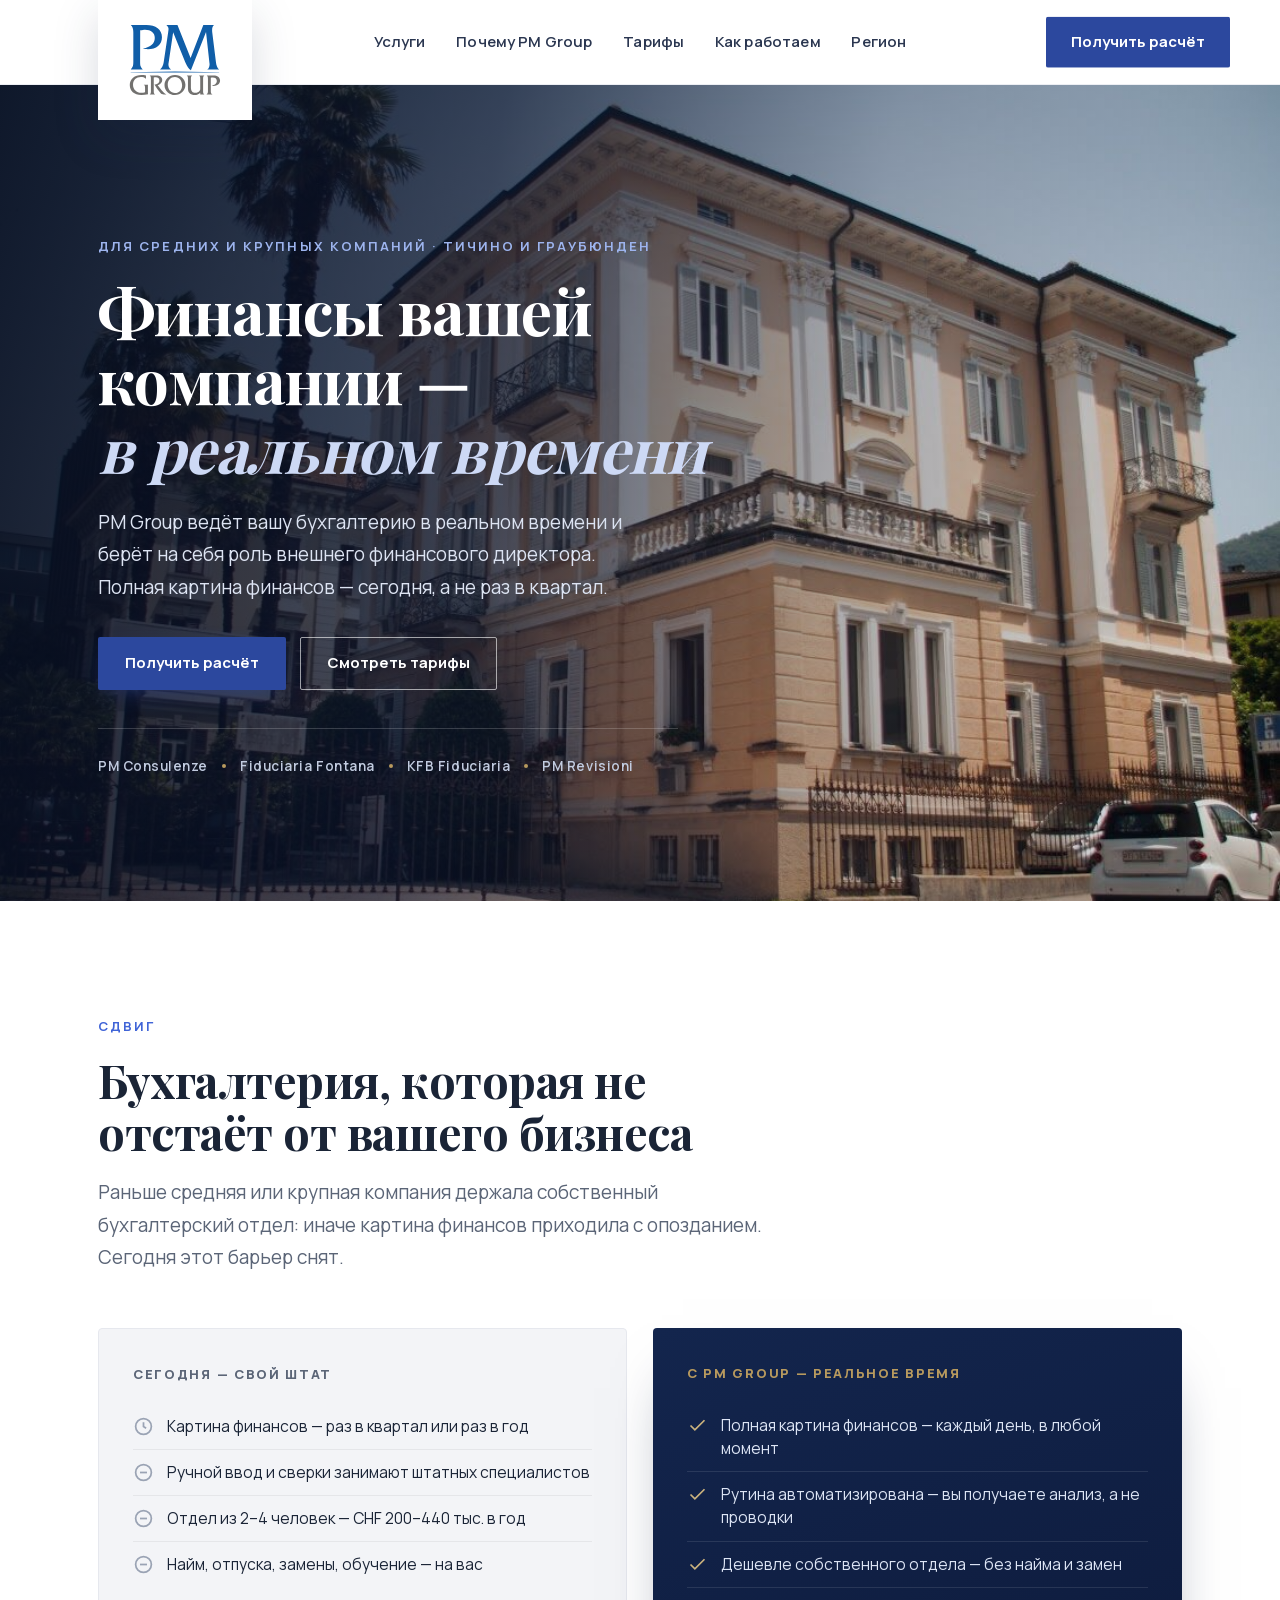
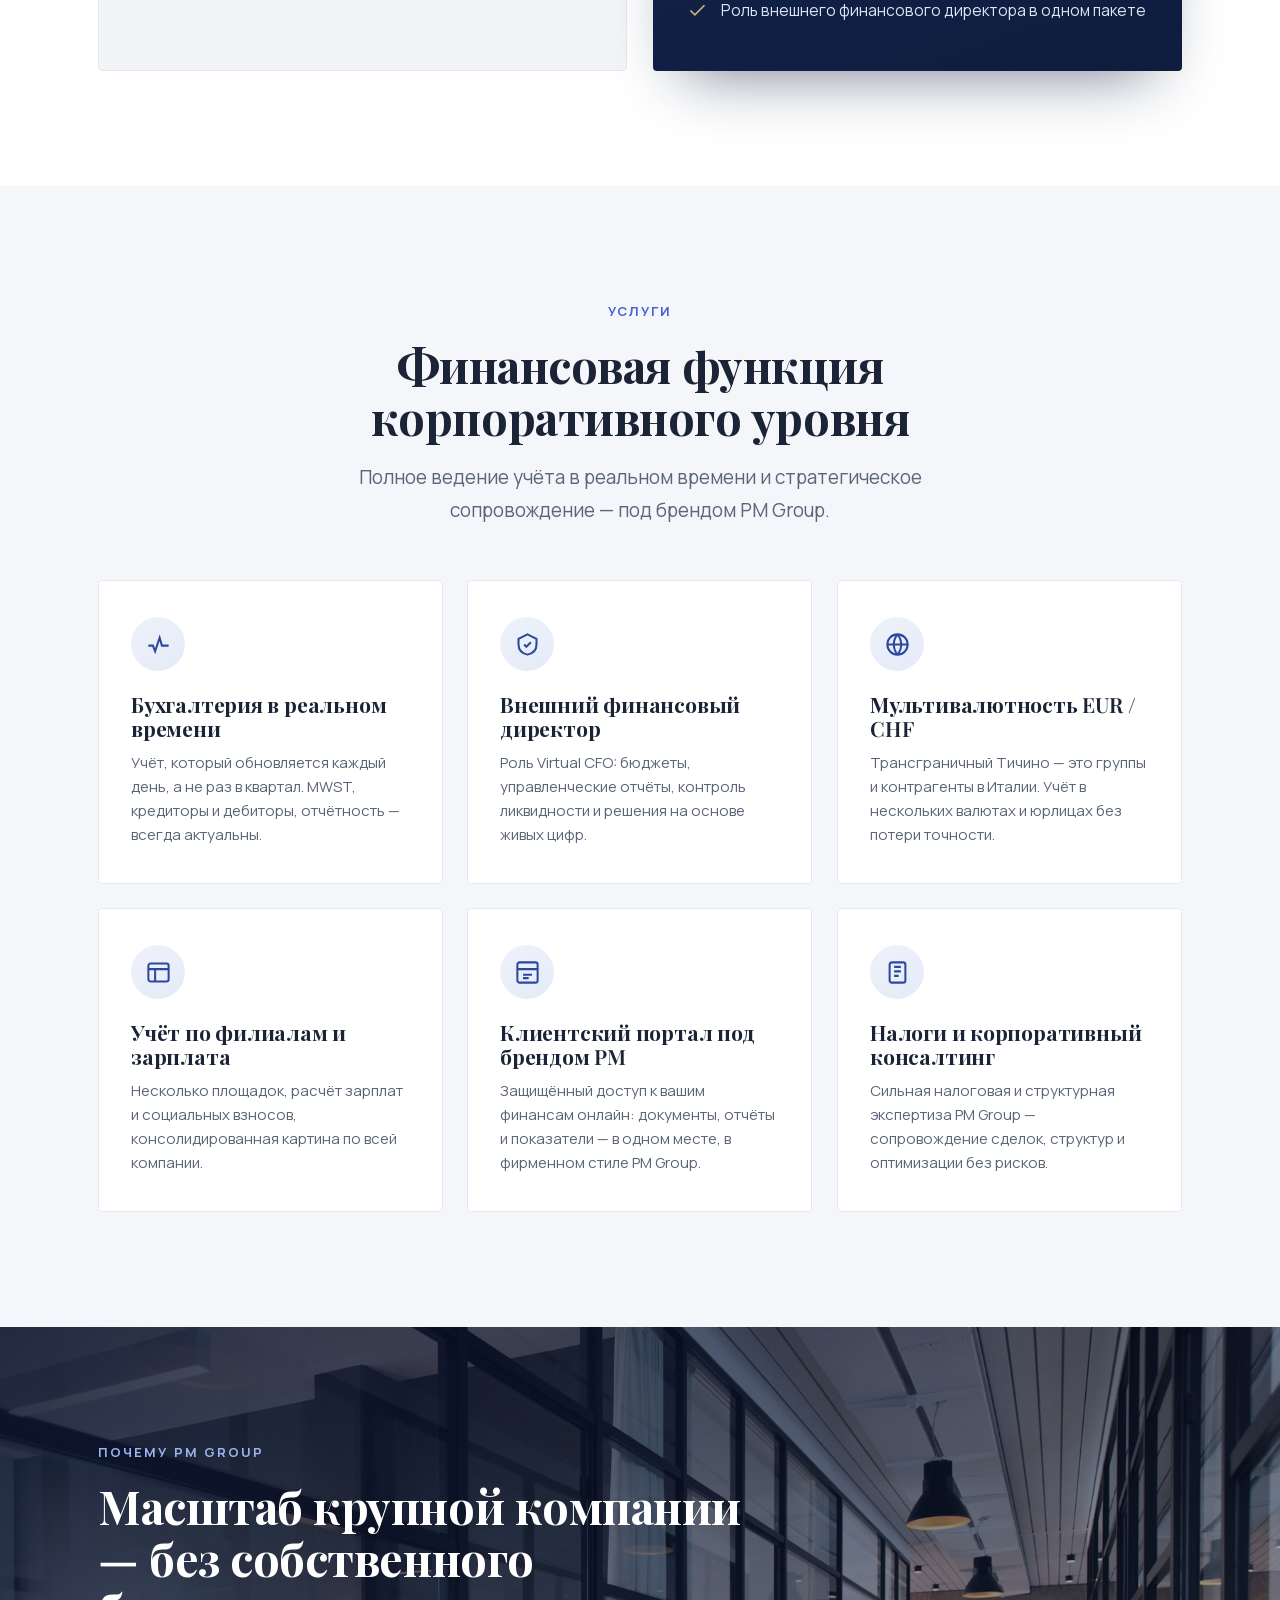
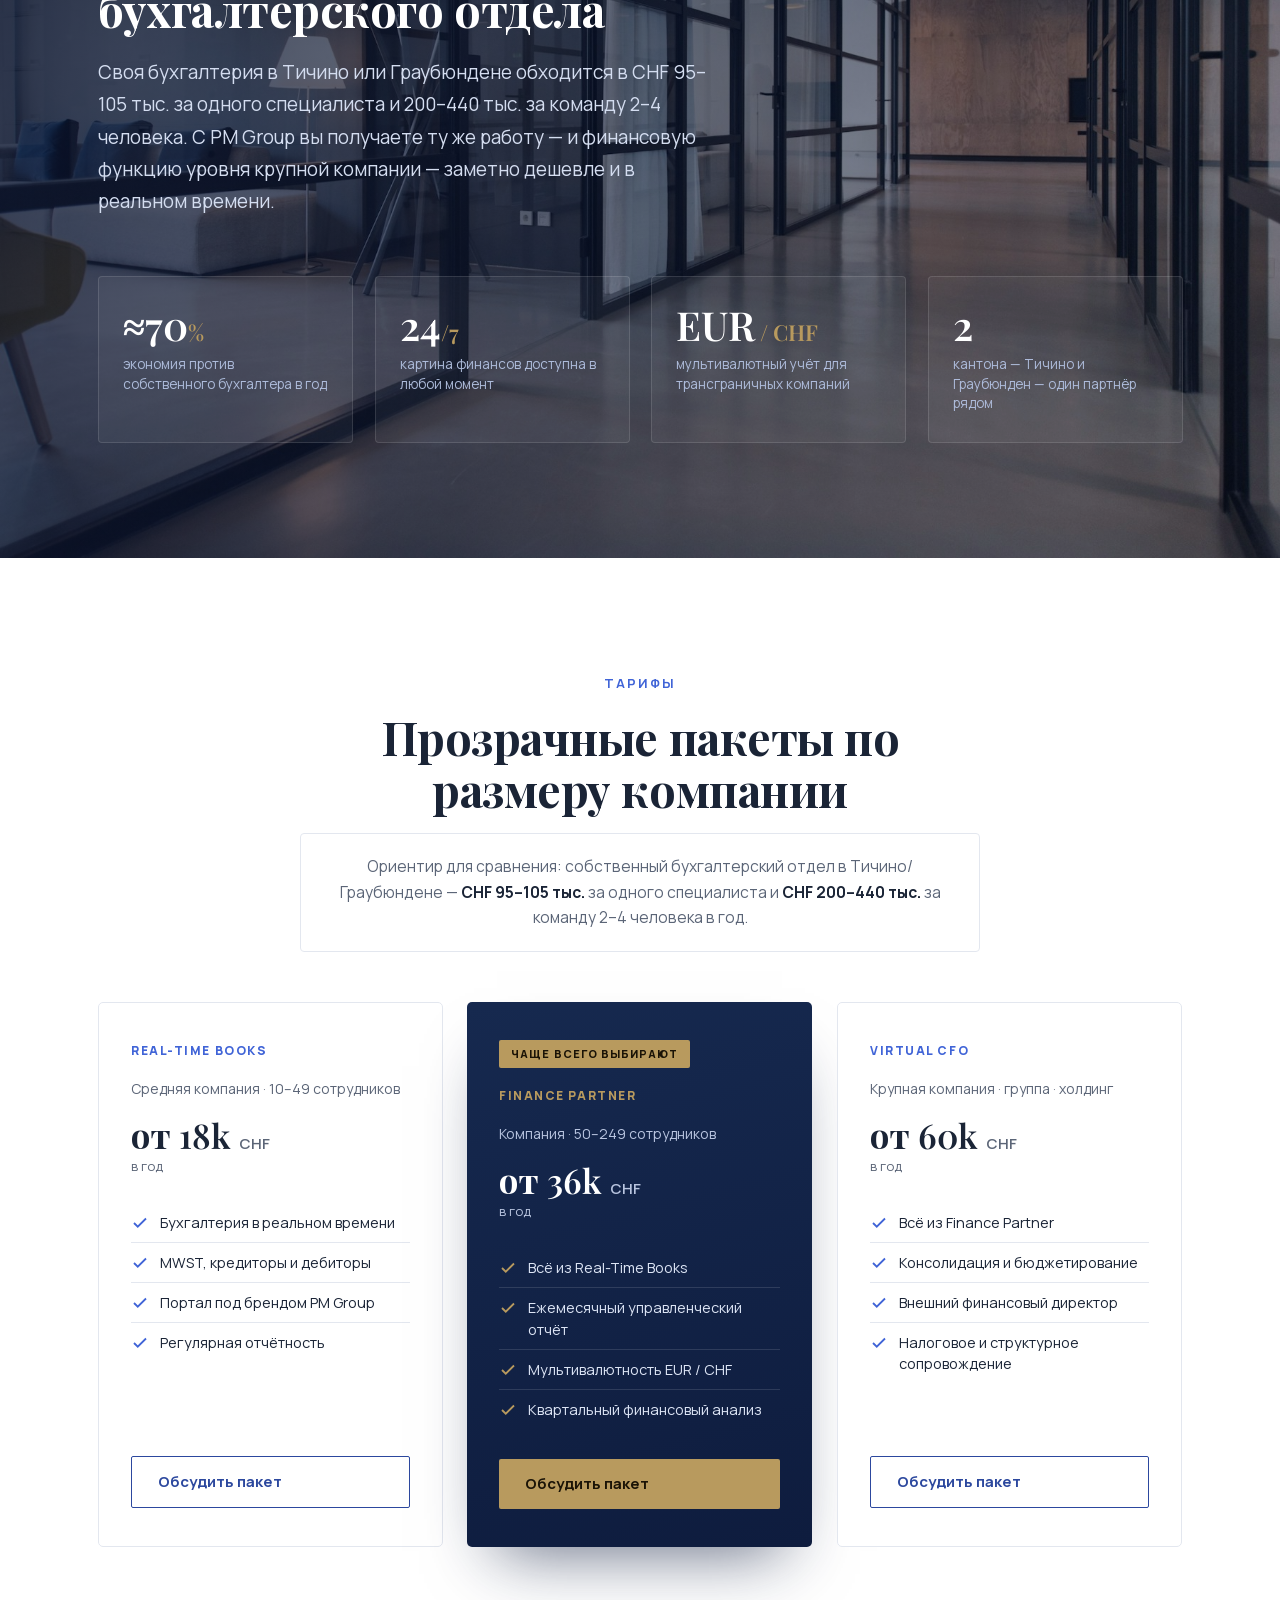
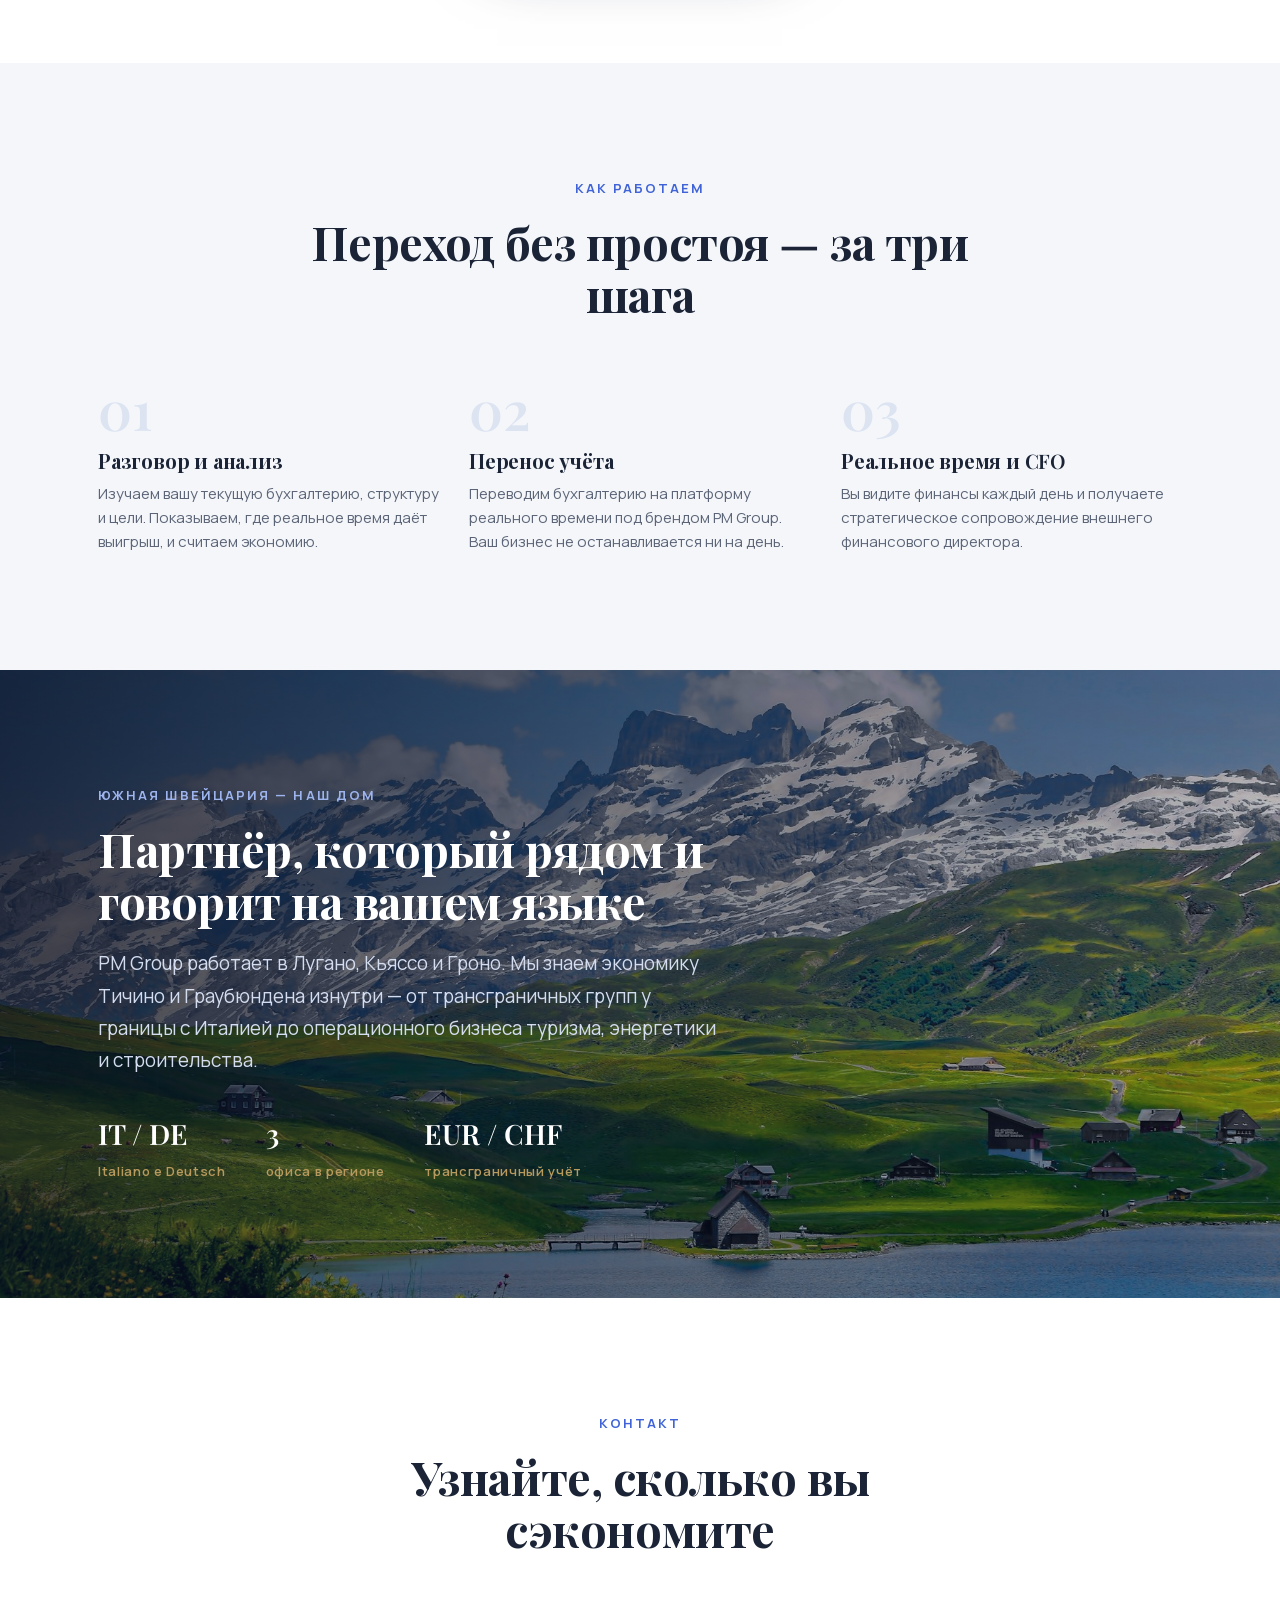
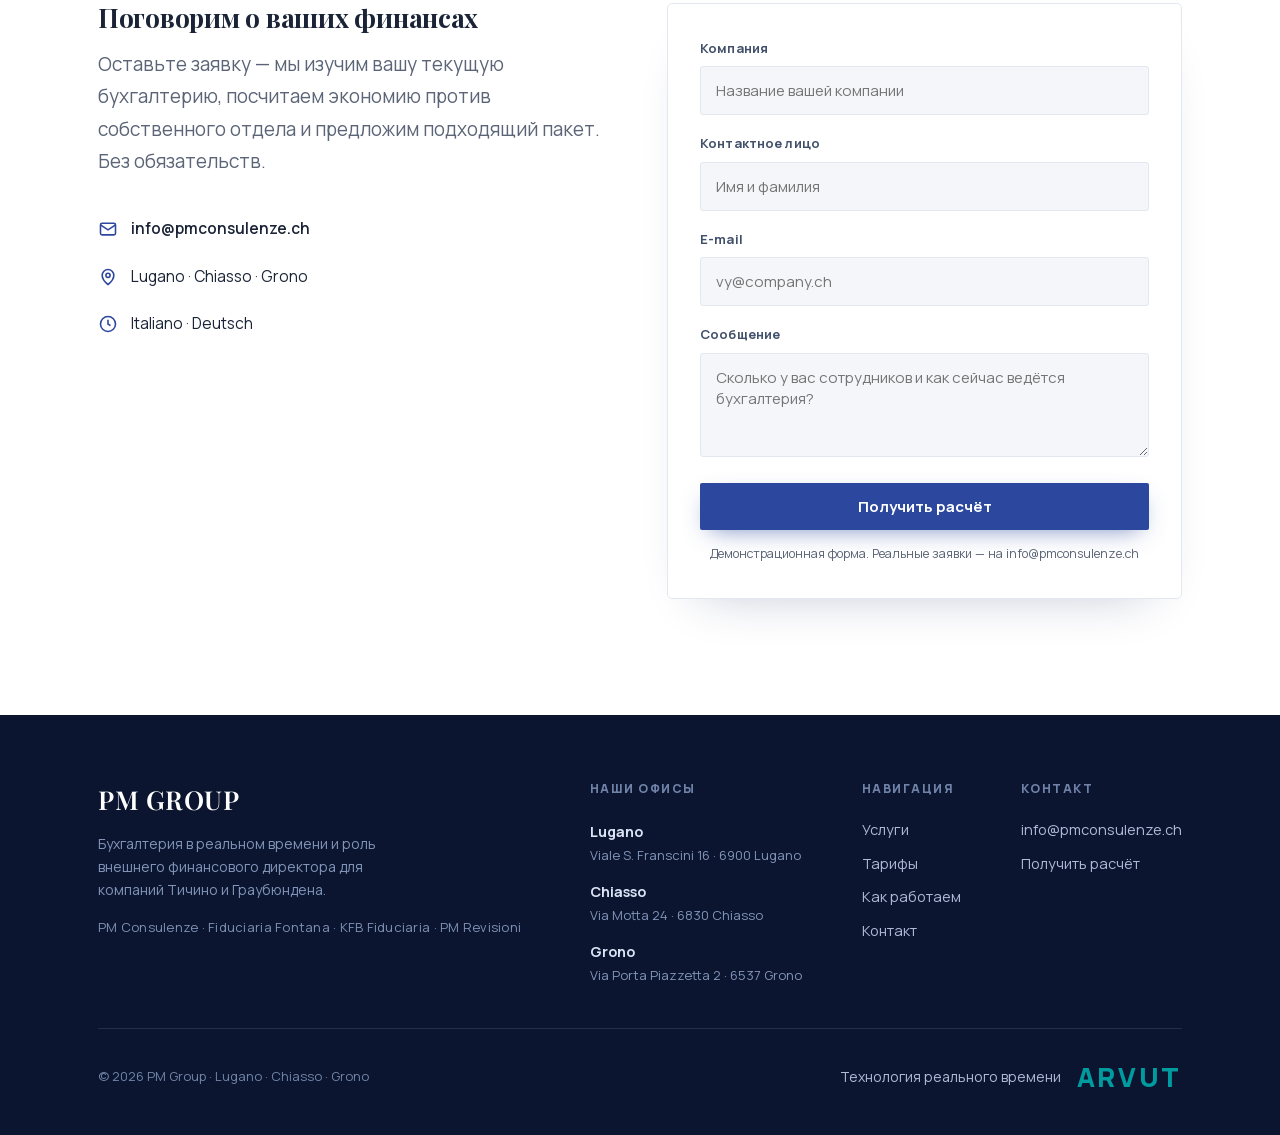
<file: index-ru.html>
<!DOCTYPE html>
<html lang="ru">
<head>
<meta charset="UTF-8">
<meta name="viewport" content="width=device-width, initial-scale=1">
<title>PM Group — Бухгалтерия в реальном времени для компаний Тичино и Граубюндена</title>
<meta name="description" content="PM Group ведёт бухгалтерию вашей компании в реальном времени и берёт на себя роль внешнего финансового директора. Lugano · Chiasso · Grono.">
<link rel="stylesheet" href="fonts/fonts.css">
<style>
:root{
  --navy:#0e1c3e; --navy2:#16294f; --brand:#2c489e; --royal:#4064d7;
  --blue:#105ea8; --cream:#f6f2ea; --paper:#f4f6fa; --white:#ffffff;
  --ink:#1a2436; --muted:#5b6577; --line:#e3e7ef; --gold:#b89a5e;
  --arvut:#009b9f;
  --serif:'Playfair Display',Georgia,serif;
  --sans:'Manrope',-apple-system,BlinkMacSystemFont,'Segoe UI',sans-serif;
}
*{box-sizing:border-box;}
html{scroll-behavior:smooth;}
body{margin:0;font-family:var(--sans);color:var(--ink);background:var(--white);
  font-size:17px;line-height:1.65;-webkit-font-smoothing:antialiased;text-rendering:optimizeLegibility;}
h1,h2,h3{font-family:var(--serif);font-weight:700;line-height:1.12;margin:0;letter-spacing:-.01em;}
p{margin:0;}
a{color:inherit;text-decoration:none;}
img,svg{display:block;max-width:100%;}
.wrap{max-width:1180px;margin:0 auto;padding:0 clamp(20px,5vw,48px);}
.eyebrow{font-family:var(--sans);font-weight:700;font-size:13px;letter-spacing:.16em;
  text-transform:uppercase;color:var(--royal);margin-bottom:18px;}
.eyebrow.light{color:#9db4ee;}
.lead{font-size:clamp(17px,2vw,19px);color:var(--muted);line-height:1.7;}
section{position:relative;}
.sec{padding:clamp(64px,9vw,118px) 0;}

/* buttons */
.btn{display:inline-flex;align-items:center;gap:9px;font-family:var(--sans);font-weight:700;
  font-size:15px;padding:13px 26px;border-radius:2px;transition:transform .2s,box-shadow .2s,background .2s;
  cursor:pointer;border:1.5px solid transparent;white-space:nowrap;}
.btn-fill{background:var(--brand);color:#fff;box-shadow:0 8px 24px -10px rgba(44,72,158,.7);}
.btn-fill:hover{background:#22376f;transform:translateY(-2px);color:#fff;}
.btn-ghost{background:transparent;color:#fff;border-color:rgba(255,255,255,.6);}
.btn-ghost:hover{background:rgba(255,255,255,.12);border-color:#fff;color:#fff;}
.btn-out{background:transparent;color:var(--brand);border-color:var(--brand);}
.btn-out:hover{background:var(--brand);color:#fff;transform:translateY(-2px);}
.btn-gold{background:var(--gold);color:#1a1306;border:none;}
.btn-gold:hover{background:#c8aa6c;transform:translateY(-2px);color:#1a1306;}

/* ── white top nav (logo plate hangs onto hero, menu centered) ── */
.nav{background:#fff;position:relative;z-index:40;border-bottom:1px solid #eceef3;}
.nav-in{height:84px;position:relative;display:flex;align-items:center;justify-content:center;}
.logoplate{position:absolute;left:clamp(20px,5vw,48px);top:0;height:120px;width:clamp(150px,12vw,176px);
  display:flex;align-items:center;justify-content:center;
  background:#fff;z-index:3;filter:drop-shadow(0 16px 22px rgba(20,30,60,.16));}
.logoplate img{height:clamp(54px,5.4vw,70px);width:auto;}
.navlinks{display:flex;align-items:center;gap:clamp(16px,2.4vw,36px);}
.navlinks a{color:#2a3650;font-weight:600;font-size:15px;letter-spacing:.01em;transition:color .2s;}
.navlinks a:hover{color:var(--royal);}
.cta-nav{position:absolute;right:0;top:50%;transform:translateY(-50%);
  background:var(--brand);color:#fff!important;padding:12px 24px;}
.cta-nav:hover{background:#22376f;}
.navtoggle{display:none;}

/* ── hero ── */
.hero{position:relative;min-height:calc(100svh - 84px);display:flex;align-items:center;
  overflow:hidden;background:var(--navy);padding:11vh 0 8vh;}
.hero .bg{position:absolute;inset:0;width:100%;height:100%;object-fit:cover;object-position:50% 60%;}
.hero .veil{position:absolute;inset:0;
  background:linear-gradient(99deg,rgba(7,14,32,.92) 0%,rgba(9,19,44,.74) 36%,rgba(10,22,50,.34) 64%,rgba(10,22,50,.10) 100%);}
.hero .wrap{position:relative;z-index:2;width:100%;}
.hero-in{max-width:660px;color:#fff;text-align:left;}
.hero h1{font-size:clamp(34px,5.6vw,62px);color:#fff;margin-bottom:22px;}
.hero h1 em{font-style:italic;color:#cdd9f5;}
.hero .lead{color:#dde4f3;max-width:560px;margin-bottom:34px;font-size:clamp(16px,1.9vw,19px);}
.hero-cta{display:flex;gap:14px;flex-wrap:wrap;margin-bottom:38px;justify-content:flex-start;}
.trust{display:flex;align-items:center;gap:14px;flex-wrap:wrap;
  padding-top:26px;border-top:1px solid rgba(255,255,255,.18);max-width:580px;}
.trust span{font-size:13.5px;letter-spacing:.04em;color:#c2cce0;font-weight:600;}
.trust .dot{width:4px;height:4px;border-radius:50%;background:var(--gold);}

/* ── shift ── */
.shift-grid{display:grid;grid-template-columns:1fr 1fr;gap:26px;margin-top:54px;}
.shift-card{padding:38px 34px;border-radius:4px;border:1px solid var(--line);background:var(--white);}
.shift-card.now{background:#f3f4f7;border-color:#e6e8ee;}
.shift-card.pm{background:linear-gradient(160deg,#13254d,#0e1c3e);border:none;color:#fff;
  box-shadow:0 30px 60px -30px rgba(14,28,62,.6);}
.shift-card h3{font-size:13px;font-family:var(--sans);font-weight:800;letter-spacing:.13em;
  text-transform:uppercase;margin-bottom:22px;}
.shift-card.now h3{color:var(--muted);}
.shift-card.pm h3{color:var(--gold);}
.shift-list{list-style:none;padding:0;margin:0;}
.shift-list li{display:flex;gap:13px;padding:11px 0;font-size:15.5px;line-height:1.5;align-items:flex-start;}
.shift-list li+li{border-top:1px solid rgba(0,0,0,.06);}
.shift-card.pm .shift-list li+li{border-top:1px solid rgba(255,255,255,.1);}
.shift-card.pm li{color:#dde5f5;}
.ic{flex:none;width:21px;height:21px;margin-top:1px;}

/* ── section heading ── */
.shead{max-width:680px;margin-bottom:14px;}
.shead h2{font-size:clamp(28px,4vw,46px);margin-bottom:18px;}
.center{margin-left:auto;margin-right:auto;text-align:center;}

/* ── services ── */
.bg-paper{background:var(--paper);}
.svc-grid{display:grid;grid-template-columns:repeat(3,1fr);gap:24px;margin-top:54px;}
.svc{background:#fff;border:1px solid var(--line);border-radius:4px;padding:36px 32px;
  transition:transform .35s,box-shadow .35s,border-color .35s;}
.svc:hover{transform:translateY(-6px);box-shadow:0 26px 50px -28px rgba(20,40,90,.4);border-color:#cfd7e6;}
.svc-ic{width:54px;height:54px;border-radius:50%;display:grid;place-items:center;margin-bottom:22px;
  background:linear-gradient(150deg,#eef2fb,#e4eaf8);}
.svc-ic svg{width:27px;height:27px;stroke:var(--brand);}
.svc h3{font-size:21px;margin-bottom:11px;font-family:var(--serif);}
.svc p{font-size:15px;color:var(--muted);line-height:1.6;}

/* ── dark photo-background block (office / Ticino), navy-darkened ── */
.bgblock{position:relative;color:#fff;overflow:hidden;background:var(--navy);}
.bgblock .bgimg{position:absolute;inset:0;width:100%;height:100%;object-fit:cover;}
.bgblock .veil{position:absolute;inset:0;}
.bgblock .wrap{position:relative;z-index:2;}
.bgblock h2{color:#fff;font-size:clamp(28px,4vw,46px);max-width:680px;margin-bottom:20px;}
.bgblock .lead{color:#d4ddf0;max-width:620px;}
.band-veil{background:linear-gradient(112deg,rgba(8,16,40,.86) 0%,rgba(11,22,52,.6) 42%,rgba(13,28,64,.28) 100%);}
.ticino-veil{background:linear-gradient(108deg,rgba(7,15,36,.82) 0%,rgba(10,20,48,.52) 46%,rgba(12,24,58,.22) 100%);}
.stats{display:grid;grid-template-columns:repeat(4,1fr);gap:22px;margin-top:58px;}
.stat{padding:28px 24px;border-radius:4px;background:rgba(255,255,255,.05);
  border:1px solid rgba(255,255,255,.12);}
.stat .n{font-family:var(--serif);font-weight:700;font-size:clamp(28px,3.4vw,40px);color:#fff;
  line-height:1;margin-bottom:10px;}
.stat .n small{font-size:.55em;color:var(--gold);}
.stat .t{font-size:13.5px;color:#aebcdb;line-height:1.45;}

/* ── pricing ── */
.price-anchor{max-width:680px;margin:0 auto 50px;text-align:center;font-size:15.5px;color:var(--muted);
  background:#fff;border:1px solid var(--line);border-radius:4px;padding:20px 28px;}
.price-anchor b{color:var(--ink);}
.price-grid{display:grid;grid-template-columns:repeat(3,1fr);gap:24px;}
.tier{background:#fff;border:1px solid var(--line);border-radius:5px;padding:38px 32px;display:flex;
  flex-direction:column;transition:transform .35s,box-shadow .35s;}
.tier:hover{transform:translateY(-6px);box-shadow:0 30px 56px -30px rgba(20,40,90,.42);}
.tier.feat{background:linear-gradient(165deg,#16294f,#0e1c3e);color:#fff;border:none;
  box-shadow:0 34px 64px -30px rgba(14,28,62,.65);}
.tier .tag{font-family:var(--sans);font-weight:800;font-size:12px;letter-spacing:.13em;text-transform:uppercase;
  color:var(--royal);margin-bottom:16px;}
.tier.feat .tag{color:var(--gold);}
.tier .who{font-size:14px;color:var(--muted);margin-bottom:18px;}
.tier.feat .who{color:#b9c5e0;}
.tier .price{font-family:var(--serif);font-weight:700;font-size:34px;line-height:1;margin-bottom:4px;}
.tier .price small{font-size:15px;color:var(--muted);font-family:var(--sans);font-weight:600;}
.tier.feat .price small{color:#b9c5e0;}
.tier .per{font-size:13px;color:var(--muted);margin-bottom:26px;}
.tier.feat .per{color:#b9c5e0;}
.tier ul{list-style:none;padding:0;margin:0 0 30px;flex:1;}
.tier li{display:flex;gap:11px;font-size:14.5px;padding:9px 0;line-height:1.45;align-items:flex-start;
  border-top:1px solid var(--line);}
.tier.feat li{border-top:1px solid rgba(255,255,255,.12);color:#dde5f5;}
.tier li:first-child{border-top:none;}
.tier .chk{flex:none;width:18px;height:18px;margin-top:2px;color:var(--royal);}
.tier.feat .chk{color:var(--gold);}
.ribbon{display:inline-block;align-self:flex-start;font-size:11px;font-weight:800;letter-spacing:.1em;
  text-transform:uppercase;background:var(--gold);color:#1a1306;padding:5px 12px;border-radius:2px;margin-bottom:18px;}

/* ── steps ── */
.steps{display:grid;grid-template-columns:repeat(3,1fr);gap:30px;margin-top:54px;}
.step{position:relative;padding-top:8px;}
.step .num{font-family:var(--serif);font-weight:700;font-size:54px;color:#dce3f1;line-height:1;margin-bottom:14px;}
.step h3{font-size:20px;margin-bottom:10px;}
.step p{font-size:15px;color:var(--muted);line-height:1.6;}

/* ── partner block (image + text split) ── */
.partner-grid{display:grid;grid-template-columns:1fr 1fr;gap:clamp(36px,5vw,68px);align-items:center;}
.partner-img{position:relative;border-radius:6px;overflow:hidden;min-height:430px;
  box-shadow:0 44px 80px -38px rgba(20,40,90,.5);}
.partner-img img{position:absolute;inset:0;width:100%;height:100%;object-fit:cover;}
.partner-text h2{font-size:clamp(27px,3.8vw,44px);margin-bottom:20px;}
.pmarks{display:flex;gap:40px;margin-top:34px;flex-wrap:wrap;}
.pmarks div{font-family:var(--serif);font-weight:700;font-size:28px;color:#fff;}
.pmarks span{display:block;font-family:var(--sans);font-size:13px;font-weight:600;color:var(--gold);
  letter-spacing:.05em;margin-top:4px;}

/* ── region ── */
.region-grid{display:grid;grid-template-columns:1.05fr .95fr;gap:54px;align-items:center;margin-top:14px;}
.region-pts{list-style:none;padding:0;margin:26px 0 0;}
.region-pts li{display:flex;gap:14px;padding:14px 0;border-top:1px solid var(--line);align-items:flex-start;}
.region-pts li:first-child{border-top:none;}
.region-pts b{display:block;margin-bottom:3px;}
.region-pts span{font-size:14.5px;color:var(--muted);}
.region-pts .ic{stroke:var(--brand);margin-top:2px;}
.offices{background:var(--paper);border:1px solid var(--line);border-radius:5px;padding:36px 34px;}
.offices h3{font-family:var(--sans);font-weight:800;font-size:13px;letter-spacing:.13em;text-transform:uppercase;
  color:var(--muted);margin-bottom:22px;}
.office{display:flex;gap:14px;padding:16px 0;border-top:1px solid var(--line);}
.office:first-of-type{border-top:none;}
.office .city{font-family:var(--serif);font-weight:700;font-size:19px;margin-bottom:2px;}
.office .addr{font-size:14px;color:var(--muted);}
.office .pin{flex:none;width:20px;height:20px;stroke:var(--brand);margin-top:4px;}

/* ── contact ── */
.contact-grid{display:grid;grid-template-columns:1fr 1fr;gap:54px;margin-top:48px;}
.contact-info h3{font-size:26px;margin-bottom:16px;}
.contact-info .lead{margin-bottom:28px;}
.cline{display:flex;gap:13px;align-items:center;padding:11px 0;font-size:15.5px;}
.cline svg{width:20px;height:20px;stroke:var(--brand);flex:none;}
.cline a{font-weight:600;}
form{background:#fff;border:1px solid var(--line);border-radius:5px;padding:34px 32px;
  box-shadow:0 24px 50px -34px rgba(20,40,90,.32);}
.field{margin-bottom:18px;}
label{display:block;font-size:13px;font-weight:700;color:#41506a;margin-bottom:7px;letter-spacing:.01em;}
input,textarea{width:100%;font-family:var(--sans);font-size:15px;padding:13px 15px;border:1.5px solid var(--line);
  border-radius:3px;background:var(--paper);color:var(--ink);transition:border-color .2s,background .2s;}
input:focus,textarea:focus{outline:none;border-color:var(--royal);background:#fff;}
textarea{resize:vertical;min-height:104px;}
form .btn-fill{width:100%;justify-content:center;border:none;}
.formnote{font-size:12.5px;color:var(--muted);margin-top:14px;text-align:center;}

/* ── footer ── */
footer{background:#0b1530;color:#9fb0d0;padding:64px 0 36px;}
.foot-top{display:flex;justify-content:space-between;gap:40px;flex-wrap:wrap;
  padding-bottom:34px;border-bottom:1px solid rgba(255,255,255,.1);}
.foot-brand .wm{font-family:var(--serif);font-weight:700;font-size:26px;color:#fff;letter-spacing:.02em;}
.foot-brand p{font-size:14px;color:#8295b8;margin-top:10px;max-width:330px;}
.foot-marks{font-size:13px;color:#7e90b4;margin-top:16px;letter-spacing:.02em;}
.foot-links{display:flex;gap:60px;flex-wrap:wrap;}
.foot-col h4{font-family:var(--sans);font-size:12px;letter-spacing:.12em;text-transform:uppercase;
  color:#6f82a8;margin:0 0 14px;font-weight:800;}
.foot-col a{display:block;font-size:14.5px;color:#aebbd6;padding:5px 0;transition:color .2s;}
.foot-col a:hover{color:#fff;}
.foot-offices .foff{padding:7px 0;}
.foot-offices .foff b{display:block;color:#dbe4f5;font-size:14.5px;font-weight:700;}
.foot-offices .foff span{display:block;color:#8295b8;font-size:13px;margin-top:1px;}
.foot-bot{display:flex;justify-content:space-between;gap:18px 30px;flex-wrap:wrap;align-items:center;
  padding-top:26px;}
.foot-bot .copy{font-size:13px;color:#7184a8;}
.foot-credit{display:flex;align-items:center;gap:16px;}
.foot-credit .lbl{font-size:14px;color:#aebbd6;}
.foot-credit .arvut-wm{font-family:var(--sans);font-weight:800;font-size:27px;color:var(--arvut);
  letter-spacing:.10em;text-transform:uppercase;}

/* ── reveal ── */
.reveal{opacity:0;transform:translateY(26px);
  transition:opacity .75s cubic-bezier(.22,.61,.36,1),transform .75s cubic-bezier(.22,.61,.36,1);
  will-change:opacity,transform;}
.reveal.in{opacity:1;transform:none;}
@media(prefers-reduced-motion:reduce){*{animation:none!important;transition:none!important;}.reveal{opacity:1;transform:none;}}

/* ── responsive ── */
@media(max-width:980px){
  .svc-grid,.price-grid,.steps,.stats{grid-template-columns:1fr 1fr;}
  .region-grid,.contact-grid{grid-template-columns:1fr;gap:36px;}
  .stats{gap:16px;}
}
@media(max-width:760px){
  .navlinks{display:none;}
  .nav-in{justify-content:flex-start;height:78px;}
  .logoplate{height:104px;}
  .logoplate img{height:50px;}
  .cta-nav{padding:10px 18px;}
  .shift-grid,.svc-grid,.price-grid,.steps,.stats{grid-template-columns:1fr;}
  .hero{padding:8vh 0 9vh;min-height:auto;}
  .pmarks{gap:26px;}
  .tier.feat{order:-1;}
}
</style>
</head>
<body>

<!-- WHITE NAV -->
<header class="nav" id="top">
  <div class="wrap nav-in">
    <a href="#top" class="logoplate"><img src="assets/pm-group-logo.svg" alt="PM Group"></a>
    <nav class="navlinks">
      <a href="#servizi">Услуги</a>
      <a href="#perche">Почему PM Group</a>
      <a href="#tariffe">Тарифы</a>
      <a href="#come">Как работаем</a>
      <a href="#regione">Регион</a>
    </nav>
    <a href="#contatto" class="btn cta-nav">Получить расчёт</a>
  </div>
</header>

<!-- HERO -->
<section class="hero">
  <img class="bg" src="assets/villa-pm.jpg?v=2" alt="Резиденция PM Group в Лугано">
  <div class="veil"></div>
  <div class="wrap">
    <div class="hero-in">
      <p class="eyebrow light">Для средних и крупных компаний · Тичино и Граубюнден</p>
      <h1>Финансы вашей компании —<br><em>в реальном времени</em></h1>
      <p class="lead">PM Group ведёт вашу бухгалтерию в реальном времени и берёт на себя роль внешнего финансового директора. Полная картина финансов — сегодня, а не раз в квартал.</p>
      <div class="hero-cta">
        <a href="#contatto" class="btn btn-fill">Получить расчёт</a>
        <a href="#tariffe" class="btn btn-ghost">Смотреть тарифы</a>
      </div>
      <div class="trust">
        <span>PM Consulenze</span><i class="dot"></i>
        <span>Fiduciaria Fontana</span><i class="dot"></i>
        <span>KFB Fiduciaria</span><i class="dot"></i>
        <span>PM Revisioni</span>
      </div>
    </div>
  </div>
</section>

<!-- SHIFT -->
<section class="sec" id="cambiamento">
  <div class="wrap">
    <div class="shead reveal">
      <p class="eyebrow">Сдвиг</p>
      <h2>Бухгалтерия, которая не отстаёт от вашего бизнеса</h2>
      <p class="lead">Раньше средняя или крупная компания держала собственный бухгалтерский отдел: иначе картина финансов приходила с опозданием. Сегодня этот барьер снят.</p>
    </div>
    <div class="shift-grid">
      <div class="shift-card now reveal">
        <h3>Сегодня — свой штат</h3>
        <ul class="shift-list">
          <li><svg class="ic" viewBox="0 0 24 24" fill="none" stroke="#9aa3b4" stroke-width="2"><circle cx="12" cy="12" r="9"/><path d="M12 7v5l3 2"/></svg>Картина финансов — раз в квартал или раз в год</li>
          <li><svg class="ic" viewBox="0 0 24 24" fill="none" stroke="#9aa3b4" stroke-width="2"><circle cx="12" cy="12" r="9"/><path d="M8 12h8"/></svg>Ручной ввод и сверки занимают штатных специалистов</li>
          <li><svg class="ic" viewBox="0 0 24 24" fill="none" stroke="#9aa3b4" stroke-width="2"><circle cx="12" cy="12" r="9"/><path d="M8 12h8"/></svg>Отдел из 2–4 человек — CHF 200–440 тыс. в год</li>
          <li><svg class="ic" viewBox="0 0 24 24" fill="none" stroke="#9aa3b4" stroke-width="2"><circle cx="12" cy="12" r="9"/><path d="M8 12h8"/></svg>Найм, отпуска, замены, обучение — на вас</li>
        </ul>
      </div>
      <div class="shift-card pm reveal">
        <h3>С PM Group — реальное время</h3>
        <ul class="shift-list">
          <li><svg class="ic" viewBox="0 0 24 24" fill="none" stroke="#cbb37e" stroke-width="2"><path d="M20 6 9 17l-5-5"/></svg>Полная картина финансов — каждый день, в любой момент</li>
          <li><svg class="ic" viewBox="0 0 24 24" fill="none" stroke="#cbb37e" stroke-width="2"><path d="M20 6 9 17l-5-5"/></svg>Рутина автоматизирована — вы получаете анализ, а не проводки</li>
          <li><svg class="ic" viewBox="0 0 24 24" fill="none" stroke="#cbb37e" stroke-width="2"><path d="M20 6 9 17l-5-5"/></svg>Дешевле собственного отдела — без найма и замен</li>
          <li><svg class="ic" viewBox="0 0 24 24" fill="none" stroke="#cbb37e" stroke-width="2"><path d="M20 6 9 17l-5-5"/></svg>Роль внешнего финансового директора в одном пакете</li>
        </ul>
      </div>
    </div>
  </div>
</section>

<!-- SERVICES -->
<section class="sec bg-paper" id="servizi">
  <div class="wrap">
    <div class="shead center reveal">
      <p class="eyebrow">Услуги</p>
      <h2>Финансовая функция корпоративного уровня</h2>
      <p class="lead">Полное ведение учёта в реальном времени и стратегическое сопровождение — под брендом PM Group.</p>
    </div>
    <div class="svc-grid">
      <div class="svc reveal">
        <div class="svc-ic"><svg viewBox="0 0 24 24" fill="none" stroke-width="1.8"><path d="M3 13h4l2 5 4-12 2 7h6"/></svg></div>
        <h3>Бухгалтерия в реальном времени</h3>
        <p>Учёт, который обновляется каждый день, а не раз в квартал. MWST, кредиторы и дебиторы, отчётность — всегда актуальны.</p>
      </div>
      <div class="svc reveal">
        <div class="svc-ic"><svg viewBox="0 0 24 24" fill="none" stroke-width="1.8"><path d="M12 3l8 4v5c0 5-3.5 8-8 9-4.5-1-8-4-8-9V7z"/><path d="M9 12l2 2 4-4"/></svg></div>
        <h3>Внешний финансовый директор</h3>
        <p>Роль Virtual CFO: бюджеты, управленческие отчёты, контроль ликвидности и решения на основе живых цифр.</p>
      </div>
      <div class="svc reveal">
        <div class="svc-ic"><svg viewBox="0 0 24 24" fill="none" stroke-width="1.8"><circle cx="12" cy="12" r="9"/><path d="M3 12h18M12 3a14 14 0 010 18M12 3a14 14 0 000 18"/></svg></div>
        <h3>Мультивалютность EUR / CHF</h3>
        <p>Трансграничный Тичино — это группы и контрагенты в Италии. Учёт в нескольких валютах и юрлицах без потери точности.</p>
      </div>
      <div class="svc reveal">
        <div class="svc-ic"><svg viewBox="0 0 24 24" fill="none" stroke-width="1.8"><rect x="3" y="4" width="18" height="16" rx="2"/><path d="M3 9h18M9 9v11"/></svg></div>
        <h3>Учёт по филиалам и зарплата</h3>
        <p>Несколько площадок, расчёт зарплат и социальных взносов, консолидированная картина по всей компании.</p>
      </div>
      <div class="svc reveal">
        <div class="svc-ic"><svg viewBox="0 0 24 24" fill="none" stroke-width="1.8"><rect x="3" y="3" width="18" height="18" rx="2"/><path d="M3 9h18M8 14h8M8 17h5"/></svg></div>
        <h3>Клиентский портал под брендом PM</h3>
        <p>Защищённый доступ к вашим финансам онлайн: документы, отчёты и показатели — в одном месте, в фирменном стиле PM Group.</p>
      </div>
      <div class="svc reveal">
        <div class="svc-ic"><svg viewBox="0 0 24 24" fill="none" stroke-width="1.8"><path d="M9 7h6M9 11h6M9 15h4"/><rect x="5" y="3" width="14" height="18" rx="2"/></svg></div>
        <h3>Налоги и корпоративный консалтинг</h3>
        <p>Сильная налоговая и структурная экспертиза PM Group — сопровождение сделок, структур и оптимизации без рисков.</p>
      </div>
    </div>
  </div>
</section>

<!-- ADVANTAGE BAND (office bg, navy-darkened) -->
<section class="sec bgblock" id="perche">
  <img class="bgimg" src="assets/office-premium.jpg?v=3" alt="Премиальный офис">
  <div class="veil band-veil"></div>
  <div class="wrap">
    <div class="reveal" style="max-width:680px;">
      <p class="eyebrow light">Почему PM Group</p>
      <h2>Масштаб крупной компании — без собственного бухгалтерского отдела</h2>
      <p class="lead">Своя бухгалтерия в Тичино или Граубюндене обходится в CHF 95–105 тыс. за одного специалиста и 200–440 тыс. за команду 2–4 человека. С PM Group вы получаете ту же работу — и финансовую функцию уровня крупной компании — заметно дешевле и в реальном времени.</p>
    </div>
    <div class="stats">
      <div class="stat reveal"><div class="n">≈70<small>%</small></div><div class="t">экономия против собственного бухгалтера в год</div></div>
      <div class="stat reveal"><div class="n">24<small>/7</small></div><div class="t">картина финансов доступна в любой момент</div></div>
      <div class="stat reveal"><div class="n">EUR<small> / CHF</small></div><div class="t">мультивалютный учёт для трансграничных компаний</div></div>
      <div class="stat reveal"><div class="n">2</div><div class="t">кантона — Тичино и Граубюнден — один партнёр рядом</div></div>
    </div>
  </div>
</section>

<!-- PRICING -->
<section class="sec" id="tariffe">
  <div class="wrap">
    <div class="shead center reveal">
      <p class="eyebrow">Тарифы</p>
      <h2>Прозрачные пакеты по размеру компании</h2>
    </div>
    <p class="price-anchor reveal">Ориентир для сравнения: собственный бухгалтерский отдел в Тичино/Граубюндене — <b>CHF 95–105 тыс.</b> за одного специалиста и <b>CHF 200–440 тыс.</b> за команду 2–4 человека в год.</p>
    <div class="price-grid">
      <div class="tier reveal">
        <span class="tag">Real-Time Books</span>
        <p class="who">Средняя компания · 10–49 сотрудников</p>
        <div class="price">от 18k <small>CHF</small></div>
        <p class="per">в год</p>
        <ul>
          <li><svg class="chk" viewBox="0 0 24 24" fill="none" stroke="currentColor" stroke-width="2.4"><path d="M20 6 9 17l-5-5"/></svg>Бухгалтерия в реальном времени</li>
          <li><svg class="chk" viewBox="0 0 24 24" fill="none" stroke="currentColor" stroke-width="2.4"><path d="M20 6 9 17l-5-5"/></svg>MWST, кредиторы и дебиторы</li>
          <li><svg class="chk" viewBox="0 0 24 24" fill="none" stroke="currentColor" stroke-width="2.4"><path d="M20 6 9 17l-5-5"/></svg>Портал под брендом PM Group</li>
          <li><svg class="chk" viewBox="0 0 24 24" fill="none" stroke="currentColor" stroke-width="2.4"><path d="M20 6 9 17l-5-5"/></svg>Регулярная отчётность</li>
        </ul>
        <a href="#contatto" class="btn btn-out">Обсудить пакет</a>
      </div>
      <div class="tier feat reveal">
        <span class="ribbon">Чаще всего выбирают</span>
        <span class="tag">Finance Partner</span>
        <p class="who">Компания · 50–249 сотрудников</p>
        <div class="price">от 36k <small>CHF</small></div>
        <p class="per">в год</p>
        <ul>
          <li><svg class="chk" viewBox="0 0 24 24" fill="none" stroke="currentColor" stroke-width="2.4"><path d="M20 6 9 17l-5-5"/></svg>Всё из Real-Time Books</li>
          <li><svg class="chk" viewBox="0 0 24 24" fill="none" stroke="currentColor" stroke-width="2.4"><path d="M20 6 9 17l-5-5"/></svg>Ежемесячный управленческий отчёт</li>
          <li><svg class="chk" viewBox="0 0 24 24" fill="none" stroke="currentColor" stroke-width="2.4"><path d="M20 6 9 17l-5-5"/></svg>Мультивалютность EUR / CHF</li>
          <li><svg class="chk" viewBox="0 0 24 24" fill="none" stroke="currentColor" stroke-width="2.4"><path d="M20 6 9 17l-5-5"/></svg>Квартальный финансовый анализ</li>
        </ul>
        <a href="#contatto" class="btn btn-gold">Обсудить пакет</a>
      </div>
      <div class="tier reveal">
        <span class="tag">Virtual CFO</span>
        <p class="who">Крупная компания · группа · холдинг</p>
        <div class="price">от 60k <small>CHF</small></div>
        <p class="per">в год</p>
        <ul>
          <li><svg class="chk" viewBox="0 0 24 24" fill="none" stroke="currentColor" stroke-width="2.4"><path d="M20 6 9 17l-5-5"/></svg>Всё из Finance Partner</li>
          <li><svg class="chk" viewBox="0 0 24 24" fill="none" stroke="currentColor" stroke-width="2.4"><path d="M20 6 9 17l-5-5"/></svg>Консолидация и бюджетирование</li>
          <li><svg class="chk" viewBox="0 0 24 24" fill="none" stroke="currentColor" stroke-width="2.4"><path d="M20 6 9 17l-5-5"/></svg>Внешний финансовый директор</li>
          <li><svg class="chk" viewBox="0 0 24 24" fill="none" stroke="currentColor" stroke-width="2.4"><path d="M20 6 9 17l-5-5"/></svg>Налоговое и структурное сопровождение</li>
        </ul>
        <a href="#contatto" class="btn btn-out">Обсудить пакет</a>
      </div>
    </div>
  </div>
</section>

<!-- HOW WE WORK -->
<section class="sec bg-paper" id="come">
  <div class="wrap">
    <div class="shead center reveal">
      <p class="eyebrow">Как работаем</p>
      <h2>Переход без простоя — за три шага</h2>
    </div>
    <div class="steps">
      <div class="step reveal">
        <div class="num">01</div>
        <h3>Разговор и анализ</h3>
        <p>Изучаем вашу текущую бухгалтерию, структуру и цели. Показываем, где реальное время даёт выигрыш, и считаем экономию.</p>
      </div>
      <div class="step reveal">
        <div class="num">02</div>
        <h3>Перенос учёта</h3>
        <p>Переводим бухгалтерию на платформу реального времени под брендом PM Group. Ваш бизнес не останавливается ни на день.</p>
      </div>
      <div class="step reveal">
        <div class="num">03</div>
        <h3>Реальное время и CFO</h3>
        <p>Вы видите финансы каждый день и получаете стратегическое сопровождение внешнего финансового директора.</p>
      </div>
    </div>
  </div>
</section>

<!-- PARTNER / TICINO BLOCK (landscape bg, navy-darkened) -->
<section class="sec bgblock" id="regione">
  <img class="bgimg" src="assets/ticino.jpg?v=3" alt="Южная Швейцария — Тичино">
  <div class="veil ticino-veil"></div>
  <div class="wrap">
    <div class="reveal" style="max-width:680px;">
      <p class="eyebrow light">Южная Швейцария — наш дом</p>
      <h2>Партнёр, который рядом и говорит на вашем языке</h2>
      <p class="lead">PM Group работает в Лугано, Кьяссо и Гроно. Мы знаем экономику Тичино и Граубюндена изнутри — от трансграничных групп у границы с Италией до операционного бизнеса туризма, энергетики и строительства.</p>
    </div>
    <div class="pmarks reveal">
      <div>IT / DE<span>Italiano e Deutsch</span></div>
      <div>3<span>офиса в регионе</span></div>
      <div>EUR / CHF<span>трансграничный учёт</span></div>
    </div>
  </div>
</section>

<!-- CONTACT -->
<section class="sec" id="contatto">
  <div class="wrap">
    <div class="shead center reveal">
      <p class="eyebrow">Контакт</p>
      <h2>Узнайте, сколько вы сэкономите</h2>
    </div>
    <div class="contact-grid">
      <div class="contact-info reveal">
        <h3>Поговорим о ваших финансах</h3>
        <p class="lead">Оставьте заявку — мы изучим вашу текущую бухгалтерию, посчитаем экономию против собственного отдела и предложим подходящий пакет. Без обязательств.</p>
        <div class="cline"><svg viewBox="0 0 24 24" fill="none" stroke-width="1.9"><rect x="3" y="5" width="18" height="14" rx="2"/><path d="m3 7 9 6 9-6"/></svg><a href="mailto:info@pmconsulenze.ch">info@pmconsulenze.ch</a></div>
        <div class="cline"><svg viewBox="0 0 24 24" fill="none" stroke-width="1.9"><path d="M12 21s-7-5.2-7-11a7 7 0 0114 0c0 5.8-7 11-7 11z"/><circle cx="12" cy="10" r="2.5"/></svg>Lugano · Chiasso · Grono</div>
        <div class="cline"><svg viewBox="0 0 24 24" fill="none" stroke-width="1.9"><circle cx="12" cy="12" r="9"/><path d="M12 7v5l3 2"/></svg>Italiano · Deutsch</div>
      </div>
      <form class="reveal" onsubmit="event.preventDefault();this.querySelector('button').textContent='Спасибо! Мы свяжемся с вами';this.querySelector('button').style.background='var(--arvut)';">
        <div class="field"><label>Компания</label><input type="text" placeholder="Название вашей компании" required></div>
        <div class="field"><label>Контактное лицо</label><input type="text" placeholder="Имя и фамилия" required></div>
        <div class="field"><label>E-mail</label><input type="email" placeholder="vy@company.ch" required></div>
        <div class="field"><label>Сообщение</label><textarea placeholder="Сколько у вас сотрудников и как сейчас ведётся бухгалтерия?"></textarea></div>
        <button type="submit" class="btn btn-fill">Получить расчёт</button>
        <p class="formnote">Демонстрационная форма. Реальные заявки — на info@pmconsulenze.ch</p>
      </form>
    </div>
  </div>
</section>

<!-- FOOTER -->
<footer>
  <div class="wrap">
    <div class="foot-top">
      <div class="foot-brand">
        <div class="wm">PM&nbsp;GROUP</div>
        <p>Бухгалтерия в реальном времени и роль внешнего финансового директора для компаний Тичино и Граубюндена.</p>
        <div class="foot-marks">PM Consulenze · Fiduciaria Fontana · KFB Fiduciaria · PM Revisioni</div>
      </div>
      <div class="foot-links">
        <div class="foot-col foot-offices">
          <h4>Наши офисы</h4>
          <div class="foff"><b>Lugano</b><span>Viale S. Franscini 16 · 6900 Lugano</span></div>
          <div class="foff"><b>Chiasso</b><span>Via Motta 24 · 6830 Chiasso</span></div>
          <div class="foff"><b>Grono</b><span>Via Porta Piazzetta 2 · 6537 Grono</span></div>
        </div>
        <div class="foot-col">
          <h4>Навигация</h4>
          <a href="#servizi">Услуги</a>
          <a href="#tariffe">Тарифы</a>
          <a href="#come">Как работаем</a>
          <a href="#contatto">Контакт</a>
        </div>
        <div class="foot-col">
          <h4>Контакт</h4>
          <a href="mailto:info@pmconsulenze.ch">info@pmconsulenze.ch</a>
          <a href="#contatto">Получить расчёт</a>
        </div>
      </div>
    </div>
    <div class="foot-bot">
      <span class="copy">© 2026 PM Group · Lugano · Chiasso · Grono</span>
      <span class="foot-credit"><span class="lbl">Технология реального времени</span><span class="arvut-wm">ARVUT</span></span>
    </div>
  </div>
</footer>

<script>
(function(){
  if('IntersectionObserver' in window){
    var io=new IntersectionObserver(function(es){es.forEach(function(e){if(!e.isIntersecting)return;
      var el=e.target;var sibs=[].slice.call(el.parentElement.children).filter(function(c){return c.classList.contains('reveal');});
      var idx=Math.max(0,sibs.indexOf(el));el.style.transitionDelay=(idx*0.09)+'s';el.classList.add('in');
      io.unobserve(el);setTimeout(function(){el.style.transitionDelay='';},900+idx*90);});},{threshold:.12});
    document.querySelectorAll('.reveal').forEach(function(el){io.observe(el);});
    addEventListener('load',function(){setTimeout(function(){document.querySelectorAll('.reveal:not(.in)').forEach(function(el){
      if(el.getBoundingClientRect().top<innerHeight)el.classList.add('in');});},2400);});
  }else{document.querySelectorAll('.reveal').forEach(function(el){el.classList.add('in');});}
})();
</script>
</body>
</html>
</file>
<file: fonts/fonts.css>
@font-face{font-family:'Manrope';font-style:normal;font-weight:400 800;font-display:swap;
  src:url('manrope-cyr.woff2') format('woff2');
  unicode-range:U+0301,U+0400-045F,U+0490-0491,U+04B0-04B1,U+2116;}
@font-face{font-family:'Manrope';font-style:normal;font-weight:400 800;font-display:swap;
  src:url('manrope-lat.woff2') format('woff2');}
@font-face{font-family:'Playfair Display';font-style:normal;font-weight:600 700;font-display:swap;
  src:url('playfair-cyr.woff2') format('woff2');
  unicode-range:U+0301,U+0400-045F,U+0490-0491,U+04B0-04B1,U+2116;}
@font-face{font-family:'Playfair Display';font-style:normal;font-weight:600 700;font-display:swap;
  src:url('playfair-lat.woff2') format('woff2');}
</file>
